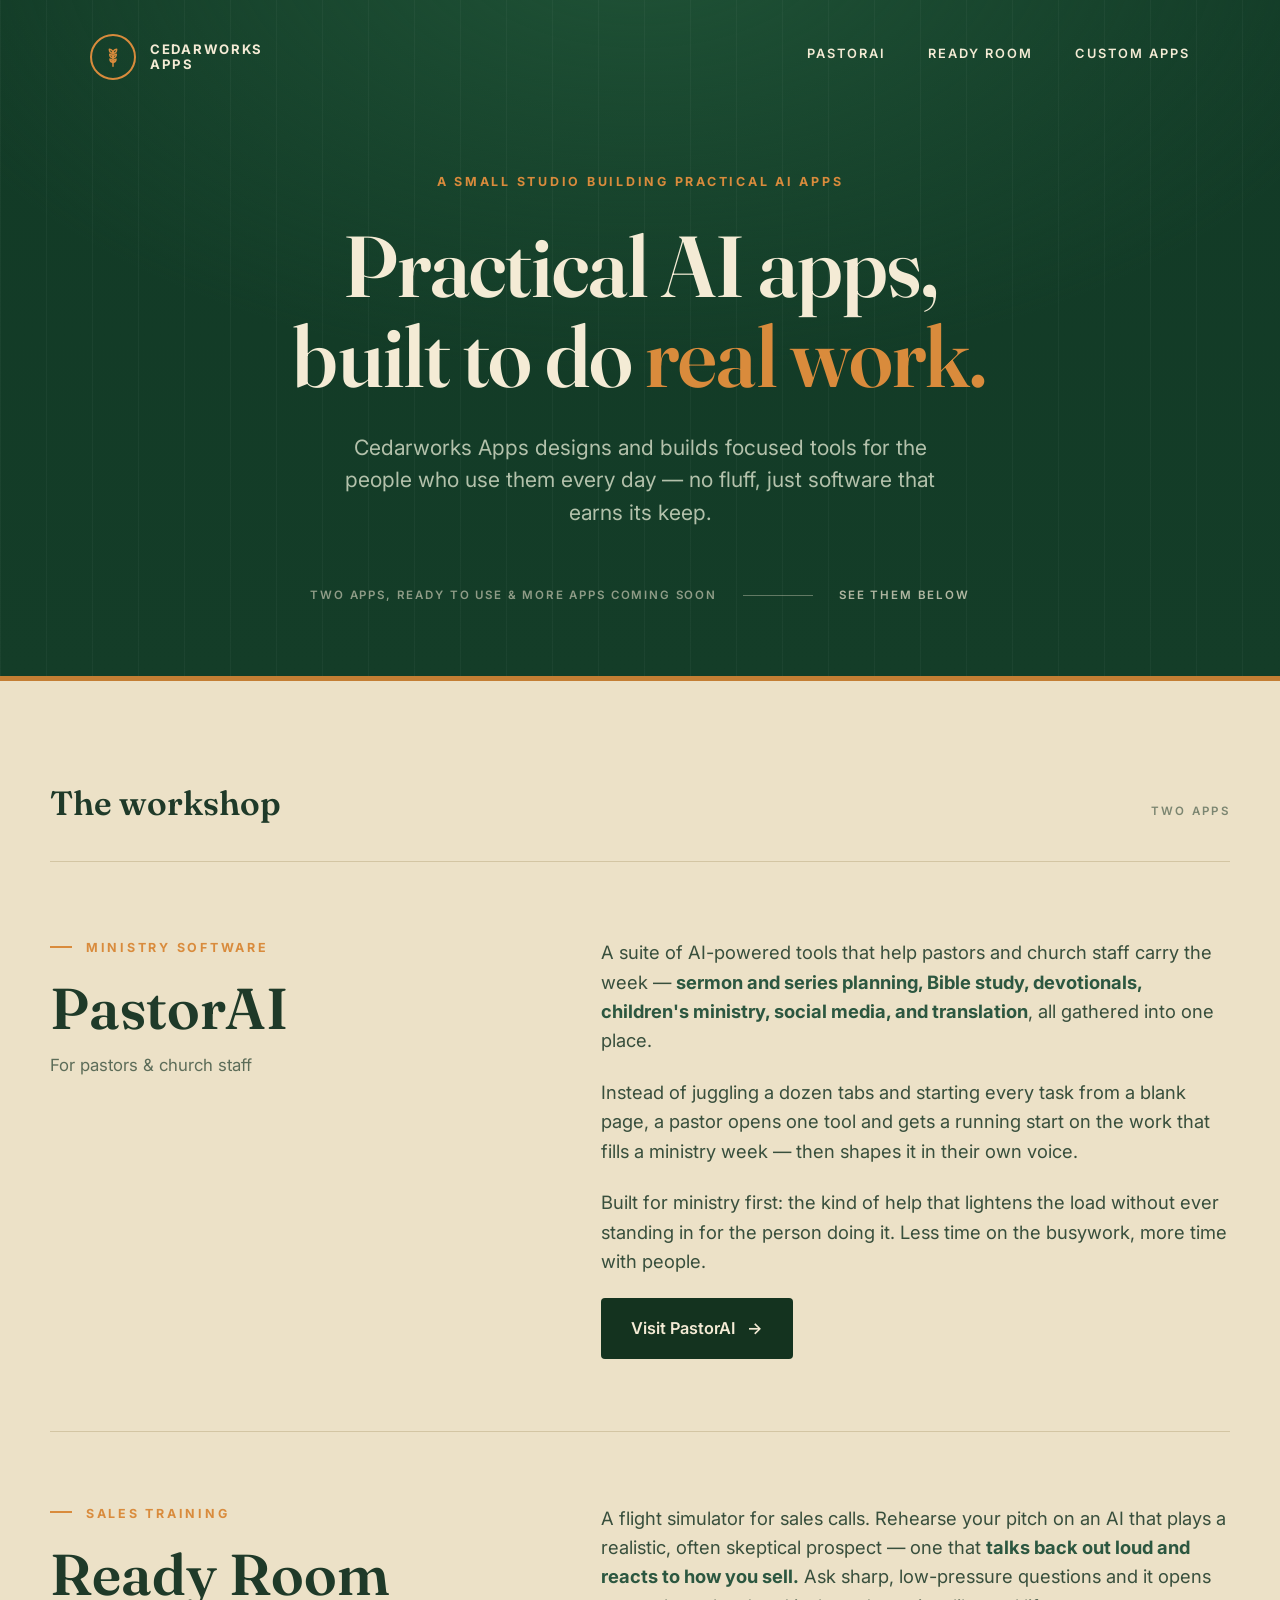
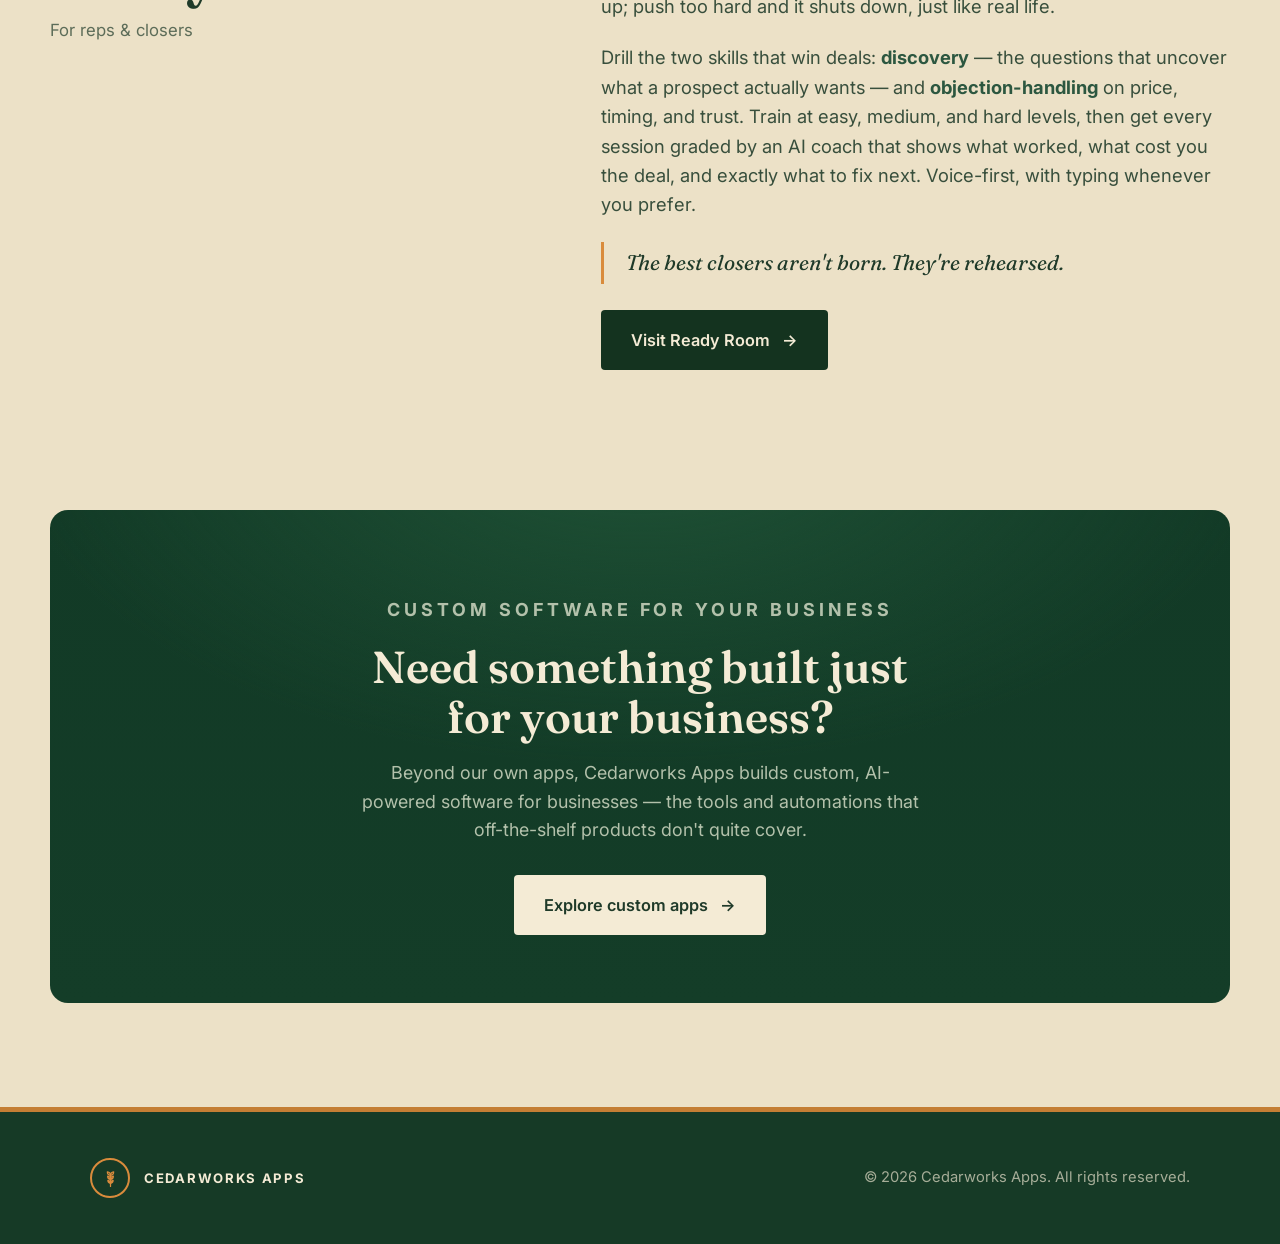
<file: index.html>
<!DOCTYPE html>
<html lang="en">
<head>
  <meta charset="UTF-8" />
  <meta name="viewport" content="width=device-width, initial-scale=1.0" />
  <title>Cedarworks Apps — Practical AI apps, built to do real work</title>
  <meta name="description" content="Cedarworks Apps is a small studio building practical AI apps — focused tools for the people who use them every day. Makers of PastorAI and Ready Room." />

  <meta property="og:title" content="Cedarworks Apps" />
  <meta property="og:description" content="Practical AI apps, built to do real work." />
  <meta property="og:type" content="website" />

  <link rel="icon" href="data:image/svg+xml,<svg xmlns='http://www.w3.org/2000/svg' viewBox='0 0 100 100'><text y='.9em' font-size='90'>🌾</text></svg>" />

  <link rel="preconnect" href="https://fonts.googleapis.com" />
  <link rel="preconnect" href="https://fonts.gstatic.com" crossorigin />
  <link href="https://fonts.googleapis.com/css2?family=Fraunces:opsz,wght@9..144,400;9..144,500;9..144,600;9..144,700&family=Inter:wght@400;500;600;700&display=swap" rel="stylesheet" />

  <link rel="stylesheet" href="styles.css" />
</head>
<body>
  <!-- Header + Hero (dark) -->
  <div class="dark">
    <div class="container">
      <div class="site-nav">
        <a class="logo" href="#top" id="top">
          <span class="mark" aria-hidden="true">
            <svg viewBox="0 0 24 24" fill="none" stroke="#d98b3c" stroke-width="1.6" stroke-linecap="round" stroke-linejoin="round">
              <path d="M12 22V8" />
              <path d="M12 8c0-2.5 1.6-4.2 4-4.5C16 6 14.4 7.8 12 8Z" />
              <path d="M12 8c0-2.5-1.6-4.2-4-4.5C8 6 9.6 7.8 12 8Z" />
              <path d="M12 13c0-2.2 1.5-3.7 3.6-4C15.6 11.3 14.1 12.8 12 13Z" />
              <path d="M12 13c0-2.2-1.5-3.7-3.6-4C8.4 11.3 9.9 12.8 12 13Z" />
              <path d="M12 18c0-2 1.4-3.4 3.3-3.7C15.3 16.4 13.9 17.8 12 18Z" />
              <path d="M12 18c0-2-1.4-3.4-3.3-3.7C8.7 16.4 10.1 17.8 12 18Z" />
            </svg>
          </span>
          <span class="word">Cedarworks<br>Apps</span>
        </a>
        <nav class="nav-links">
          <a href="#pastorai">PastorAI</a>
          <a href="#readyroom">Ready Room</a>
          <a href="custom-apps.html">Custom Apps</a>
        </nav>
      </div>

      <section class="hero">
        <p class="eyebrow">A small studio building practical AI apps</p>
        <h1>Practical AI apps,<br>built to do <span class="accent">real work.</span></h1>
        <p class="hero-sub">
          Cedarworks Apps designs and builds focused tools for the people who
          use them every day — no fluff, just software that earns its keep.
        </p>
        <div class="hero-meta">
          <span>Two apps, ready to use &amp; more apps coming soon</span>
          <span class="rule" aria-hidden="true"></span>
          <a href="#workshop">See them below</a>
        </div>
      </section>
    </div>
  </div>

  <!-- Workshop (light) -->
  <main class="workshop container" id="workshop">
    <div class="section-head">
      <h2>The workshop</h2>
      <span class="count">Two apps</span>
    </div>

    <!-- PastorAI -->
    <section class="app" id="pastorai">
      <div class="app-id">
        <p class="eyebrow dash">Ministry software</p>
        <h3>PastorAI</h3>
        <p class="who">For pastors &amp; church staff</p>
      </div>
      <div class="app-copy">
        <p>
          A suite of AI-powered tools that help pastors and church staff carry
          the week — <strong>sermon and series planning, Bible study,
          devotionals, children's ministry, social media, and translation</strong>,
          all gathered into one place.
        </p>
        <p>
          Instead of juggling a dozen tabs and starting every task from a blank
          page, a pastor opens one tool and gets a running start on the work
          that fills a ministry week — then shapes it in their own voice.
        </p>
        <p>
          Built for ministry first: the kind of help that lightens the load
          without ever standing in for the person doing it. Less time on the
          busywork, more time with people.
        </p>
        <a class="btn" href="https://pastorai.io" target="_blank" rel="noopener">
          Visit PastorAI <span class="arrow" aria-hidden="true">→</span>
        </a>
      </div>
    </section>

    <!-- Ready Room -->
    <section class="app" id="readyroom">
      <div class="app-id">
        <p class="eyebrow dash">Sales training</p>
        <h3>Ready Room</h3>
        <p class="who">For reps &amp; closers</p>
      </div>
      <div class="app-copy">
        <p>
          A flight simulator for sales calls. Rehearse your pitch on an AI that
          plays a realistic, often skeptical prospect — one that <strong>talks
          back out loud and reacts to how you sell.</strong> Ask sharp,
          low-pressure questions and it opens up; push too hard and it shuts
          down, just like real life.
        </p>
        <p>
          Drill the two skills that win deals: <strong>discovery</strong> — the
          questions that uncover what a prospect actually wants — and
          <strong>objection-handling</strong> on price, timing, and trust.
          Train at easy, medium, and hard levels, then get every session graded
          by an AI coach that shows what worked, what cost you the deal, and
          exactly what to fix next. Voice-first, with typing whenever you prefer.
        </p>
        <blockquote class="quote">The best closers aren't born. They're rehearsed.</blockquote>
        <a class="btn" href="https://tryreadyroom.com" target="_blank" rel="noopener">
          Visit Ready Room <span class="arrow" aria-hidden="true">→</span>
        </a>
      </div>
    </section>
  </main>

  <!-- Custom apps CTA -->
  <section class="home-cta container">
    <div class="cta-card">
      <p class="eyebrow">Custom software for your business</p>
      <h2>Need something built just for your business?</h2>
      <p>
        Beyond our own apps, Cedarworks Apps builds custom, AI-powered software
        for businesses — the tools and automations that off-the-shelf products
        don't quite cover.
      </p>
      <a class="btn btn-light" href="custom-apps.html">
        Explore custom apps <span class="arrow" aria-hidden="true">→</span>
      </a>
    </div>
  </section>

  <!-- Footer -->
  <footer>
    <div class="container footer-row">
      <span class="logo">
        <span class="mark" aria-hidden="true">
          <svg viewBox="0 0 24 24" fill="none" stroke="#d98b3c" stroke-width="1.6" stroke-linecap="round" stroke-linejoin="round">
            <path d="M12 22V8" />
            <path d="M12 8c0-2.5 1.6-4.2 4-4.5C16 6 14.4 7.8 12 8Z" />
            <path d="M12 8c0-2.5-1.6-4.2-4-4.5C8 6 9.6 7.8 12 8Z" />
            <path d="M12 13c0-2.2 1.5-3.7 3.6-4C15.6 11.3 14.1 12.8 12 13Z" />
            <path d="M12 13c0-2.2-1.5-3.7-3.6-4C8.4 11.3 9.9 12.8 12 13Z" />
            <path d="M12 18c0-2 1.4-3.4 3.3-3.7C15.3 16.4 13.9 17.8 12 18Z" />
            <path d="M12 18c0-2-1.4-3.4-3.3-3.7C8.7 16.4 10.1 17.8 12 18Z" />
          </svg>
        </span>
        <span class="word">Cedarworks Apps</span>
      </span>
      <span class="copyright">&copy; <span id="year"></span> Cedarworks Apps. All rights reserved.</span>
    </div>
  </footer>

  <script>
    document.getElementById("year").textContent = new Date().getFullYear();
  </script>
</body>
</html>
</file>
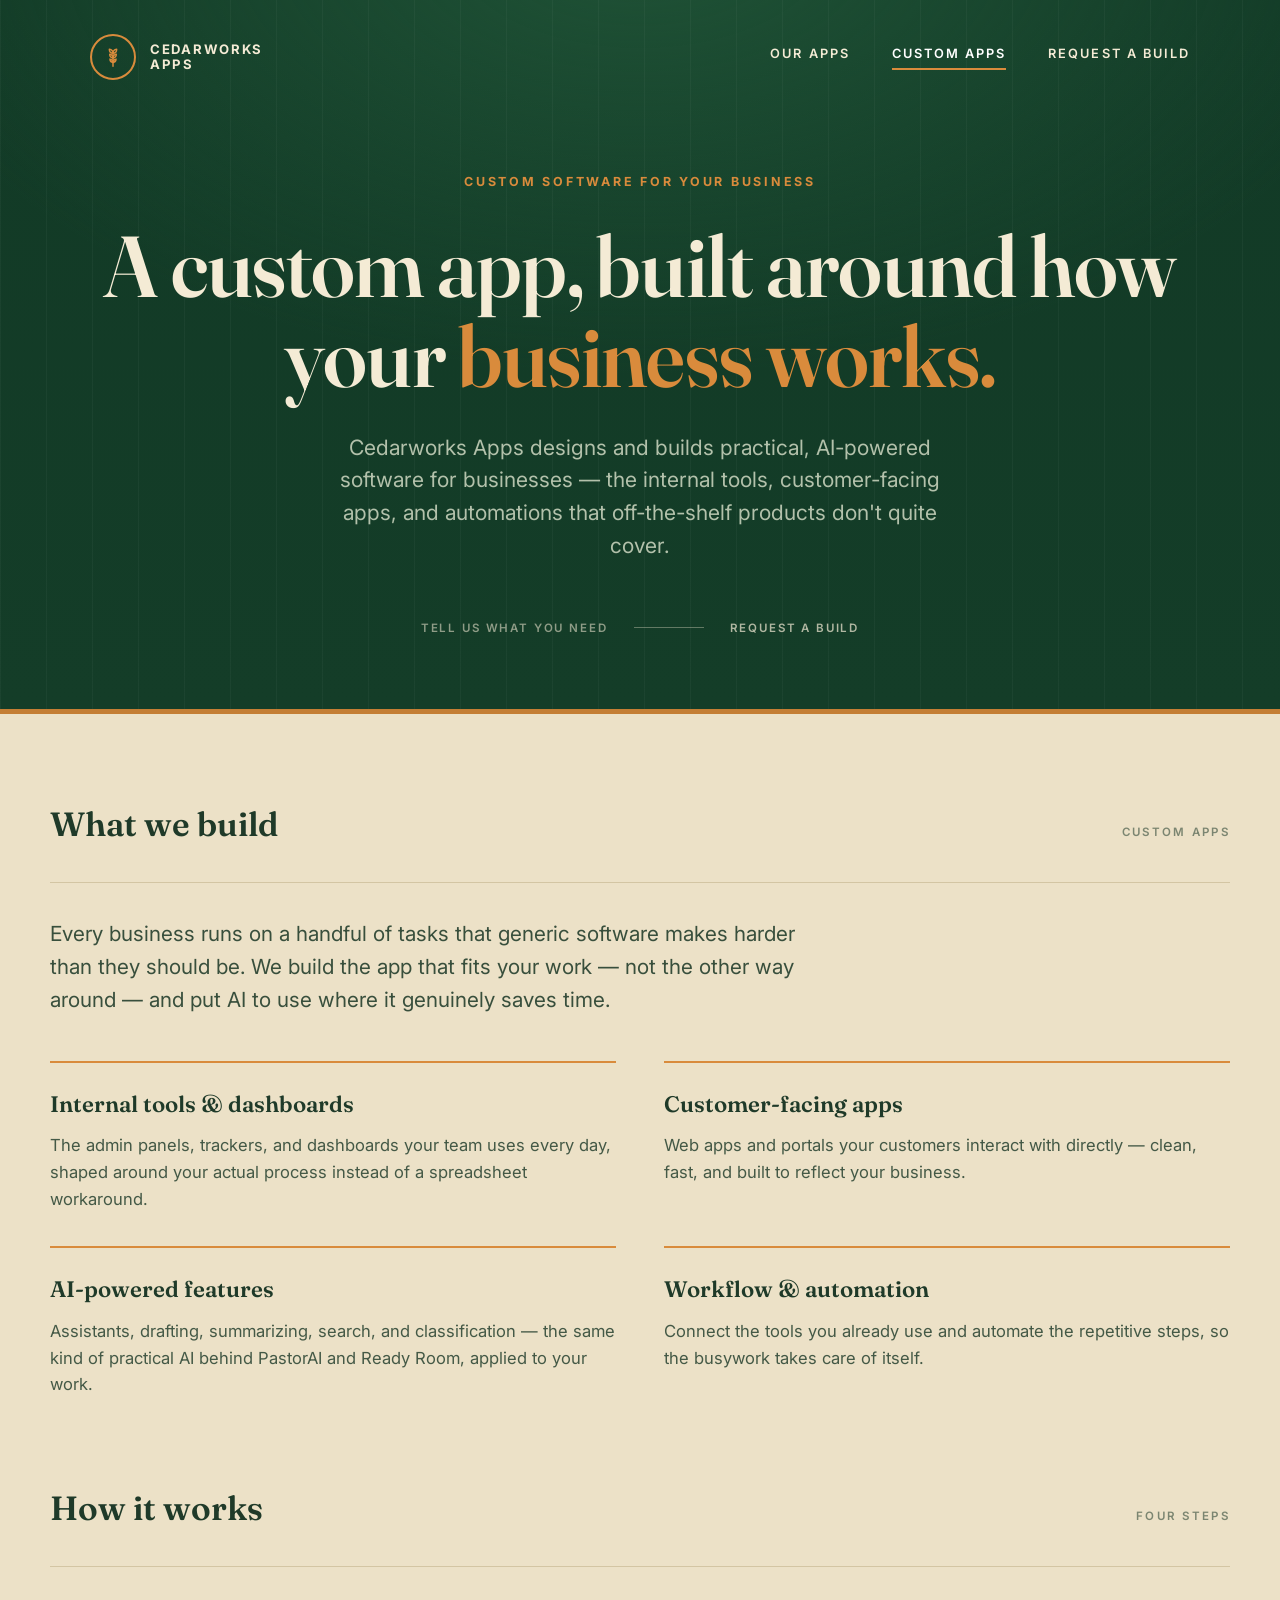
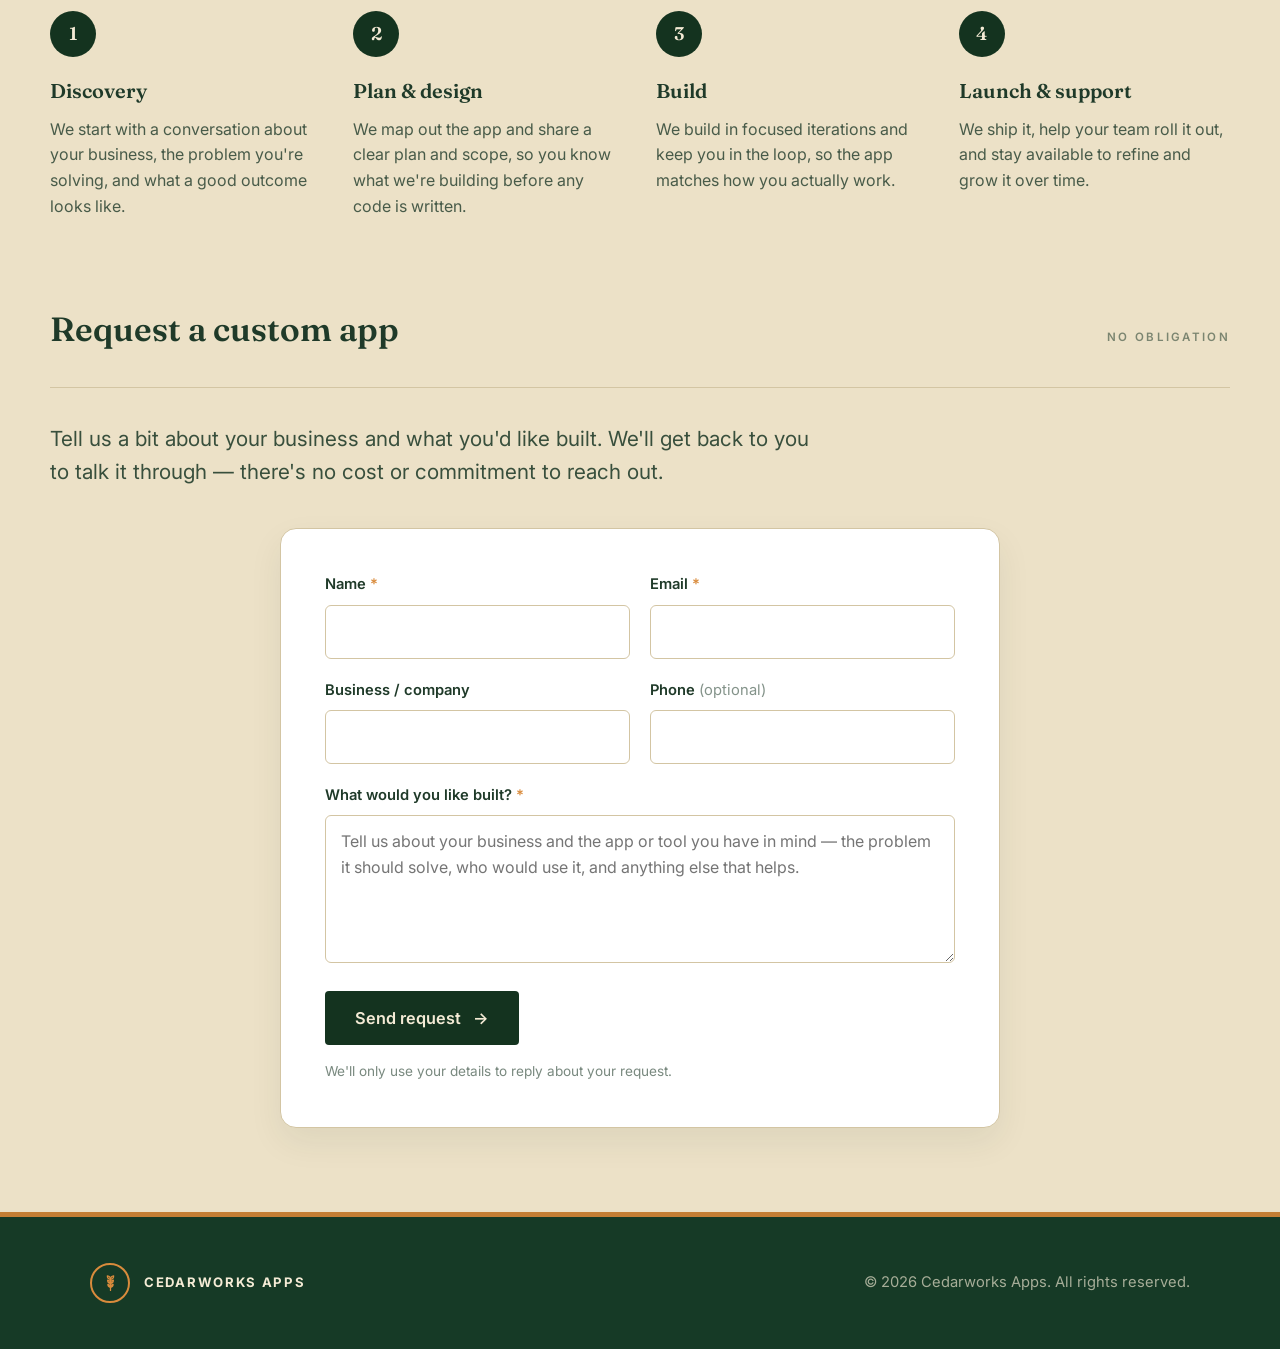
<file: custom-apps.html>
<!DOCTYPE html>
<html lang="en">
<head>
  <meta charset="UTF-8" />
  <meta name="viewport" content="width=device-width, initial-scale=1.0" />
  <title>Custom Apps — Cedarworks Apps</title>
  <meta name="description" content="Cedarworks Apps builds custom, AI-powered software for businesses — internal tools, customer-facing apps, and automations built around how your business actually works. Request a build." />

  <meta property="og:title" content="Custom Apps — Cedarworks Apps" />
  <meta property="og:description" content="Custom, AI-powered software built around how your business actually works." />
  <meta property="og:type" content="website" />

  <link rel="icon" href="data:image/svg+xml,<svg xmlns='http://www.w3.org/2000/svg' viewBox='0 0 100 100'><text y='.9em' font-size='90'>🌾</text></svg>" />

  <link rel="preconnect" href="https://fonts.googleapis.com" />
  <link rel="preconnect" href="https://fonts.gstatic.com" crossorigin />
  <link href="https://fonts.googleapis.com/css2?family=Fraunces:opsz,wght@9..144,400;9..144,500;9..144,600;9..144,700&family=Inter:wght@400;500;600;700&display=swap" rel="stylesheet" />

  <link rel="stylesheet" href="styles.css" />
</head>
<body>
  <!-- Header + Hero (dark) -->
  <div class="dark">
    <div class="container">
      <div class="site-nav">
        <a class="logo" href="index.html" id="top">
          <span class="mark" aria-hidden="true">
            <svg viewBox="0 0 24 24" fill="none" stroke="#d98b3c" stroke-width="1.6" stroke-linecap="round" stroke-linejoin="round">
              <path d="M12 22V8" />
              <path d="M12 8c0-2.5 1.6-4.2 4-4.5C16 6 14.4 7.8 12 8Z" />
              <path d="M12 8c0-2.5-1.6-4.2-4-4.5C8 6 9.6 7.8 12 8Z" />
              <path d="M12 13c0-2.2 1.5-3.7 3.6-4C15.6 11.3 14.1 12.8 12 13Z" />
              <path d="M12 13c0-2.2-1.5-3.7-3.6-4C8.4 11.3 9.9 12.8 12 13Z" />
              <path d="M12 18c0-2 1.4-3.4 3.3-3.7C15.3 16.4 13.9 17.8 12 18Z" />
              <path d="M12 18c0-2-1.4-3.4-3.3-3.7C8.7 16.4 10.1 17.8 12 18Z" />
            </svg>
          </span>
          <span class="word">Cedarworks<br>Apps</span>
        </a>
        <nav class="nav-links">
          <a href="index.html#workshop">Our Apps</a>
          <a href="custom-apps.html" class="active">Custom Apps</a>
          <a href="#request">Request a Build</a>
        </nav>
      </div>

      <section class="hero">
        <p class="eyebrow">Custom software for your business</p>
        <h1>A custom app, built around how your <span class="accent">business works.</span></h1>
        <p class="hero-sub">
          Cedarworks Apps designs and builds practical, AI-powered software for
          businesses — the internal tools, customer-facing apps, and automations
          that off-the-shelf products don't quite cover.
        </p>
        <div class="hero-meta">
          <span>Tell us what you need</span>
          <span class="rule" aria-hidden="true"></span>
          <a href="#request">Request a build</a>
        </div>
      </section>
    </div>
  </div>

  <main>
    <!-- What we build -->
    <section class="section container">
      <div class="section-head">
        <h2>What we build</h2>
        <span class="count">Custom apps</span>
      </div>
      <p class="lead">
        Every business runs on a handful of tasks that generic software makes
        harder than they should be. We build the app that fits your work — not
        the other way around — and put AI to use where it genuinely saves time.
      </p>

      <div class="cap-grid">
        <div class="cap">
          <h3>Internal tools &amp; dashboards</h3>
          <p>
            The admin panels, trackers, and dashboards your team uses every day,
            shaped around your actual process instead of a spreadsheet workaround.
          </p>
        </div>
        <div class="cap">
          <h3>Customer-facing apps</h3>
          <p>
            Web apps and portals your customers interact with directly — clean,
            fast, and built to reflect your business.
          </p>
        </div>
        <div class="cap">
          <h3>AI-powered features</h3>
          <p>
            Assistants, drafting, summarizing, search, and classification — the
            same kind of practical AI behind PastorAI and Ready Room, applied to
            your work.
          </p>
        </div>
        <div class="cap">
          <h3>Workflow &amp; automation</h3>
          <p>
            Connect the tools you already use and automate the repetitive steps,
            so the busywork takes care of itself.
          </p>
        </div>
      </div>
    </section>

    <!-- How it works -->
    <section class="section container" id="process">
      <div class="section-head">
        <h2>How it works</h2>
        <span class="count">Four steps</span>
      </div>

      <div class="steps">
        <div class="step">
          <div class="num" aria-hidden="true">1</div>
          <h4>Discovery</h4>
          <p>
            We start with a conversation about your business, the problem you're
            solving, and what a good outcome looks like.
          </p>
        </div>
        <div class="step">
          <div class="num" aria-hidden="true">2</div>
          <h4>Plan &amp; design</h4>
          <p>
            We map out the app and share a clear plan and scope, so you know
            what we're building before any code is written.
          </p>
        </div>
        <div class="step">
          <div class="num" aria-hidden="true">3</div>
          <h4>Build</h4>
          <p>
            We build in focused iterations and keep you in the loop, so the app
            matches how you actually work.
          </p>
        </div>
        <div class="step">
          <div class="num" aria-hidden="true">4</div>
          <h4>Launch &amp; support</h4>
          <p>
            We ship it, help your team roll it out, and stay available to refine
            and grow it over time.
          </p>
        </div>
      </div>
    </section>

    <!-- Request form -->
    <section class="section container" id="request">
      <div class="section-head">
        <h2>Request a custom app</h2>
        <span class="count">No obligation</span>
      </div>
      <p class="lead">
        Tell us a bit about your business and what you'd like built. We'll get
        back to you to talk it through — there's no cost or commitment to reach out.
      </p>

      <div class="form-card">
        <!-- FORM DELIVERY: Formspree (form mgogynpn) → cedarworksapps@gmail.com -->
        <form action="https://formspree.io/f/mgogynpn" method="POST">
          <!-- Email subject + redirect to thank-you page -->
          <input type="hidden" name="_subject" value="New custom app request — Cedarworks Apps" />
          <input type="hidden" name="_next" value="https://cedarworksapps.com/thank-you.html" />
          <!-- Honeypot: hidden field to trap bots -->
          <input type="text" name="_gotcha" class="hp" tabindex="-1" autocomplete="off" aria-hidden="true" />

          <div class="form-row">
            <div class="field">
              <label for="name">Name <span class="req">*</span></label>
              <input type="text" id="name" name="name" required autocomplete="name" />
            </div>
            <div class="field">
              <label for="email">Email <span class="req">*</span></label>
              <input type="email" id="email" name="email" required autocomplete="email" />
            </div>
          </div>

          <div class="form-row">
            <div class="field">
              <label for="company">Business / company</label>
              <input type="text" id="company" name="company" autocomplete="organization" />
            </div>
            <div class="field">
              <label for="phone">Phone <span style="font-weight:400;color:rgba(31,58,41,.55)">(optional)</span></label>
              <input type="tel" id="phone" name="phone" autocomplete="tel" />
            </div>
          </div>

          <div class="field">
            <label for="message">What would you like built? <span class="req">*</span></label>
            <textarea id="message" name="message" required placeholder="Tell us about your business and the app or tool you have in mind — the problem it should solve, who would use it, and anything else that helps."></textarea>
          </div>

          <div class="form-actions">
            <button type="submit" class="btn">
              Send request <span class="arrow" aria-hidden="true">→</span>
            </button>
            <p class="form-note">We'll only use your details to reply about your request.</p>
          </div>
        </form>
      </div>
    </section>
  </main>

  <!-- Footer -->
  <footer>
    <div class="container footer-row">
      <span class="logo">
        <span class="mark" aria-hidden="true">
          <svg viewBox="0 0 24 24" fill="none" stroke="#d98b3c" stroke-width="1.6" stroke-linecap="round" stroke-linejoin="round">
            <path d="M12 22V8" />
            <path d="M12 8c0-2.5 1.6-4.2 4-4.5C16 6 14.4 7.8 12 8Z" />
            <path d="M12 8c0-2.5-1.6-4.2-4-4.5C8 6 9.6 7.8 12 8Z" />
            <path d="M12 13c0-2.2 1.5-3.7 3.6-4C15.6 11.3 14.1 12.8 12 13Z" />
            <path d="M12 13c0-2.2-1.5-3.7-3.6-4C8.4 11.3 9.9 12.8 12 13Z" />
            <path d="M12 18c0-2 1.4-3.4 3.3-3.7C15.3 16.4 13.9 17.8 12 18Z" />
            <path d="M12 18c0-2-1.4-3.4-3.3-3.7C8.7 16.4 10.1 17.8 12 18Z" />
          </svg>
        </span>
        <span class="word">Cedarworks Apps</span>
      </span>
      <span class="copyright">&copy; <span id="year"></span> Cedarworks Apps. All rights reserved.</span>
    </div>
  </footer>

  <script>
    document.getElementById("year").textContent = new Date().getFullYear();
  </script>
</body>
</html>
</file>
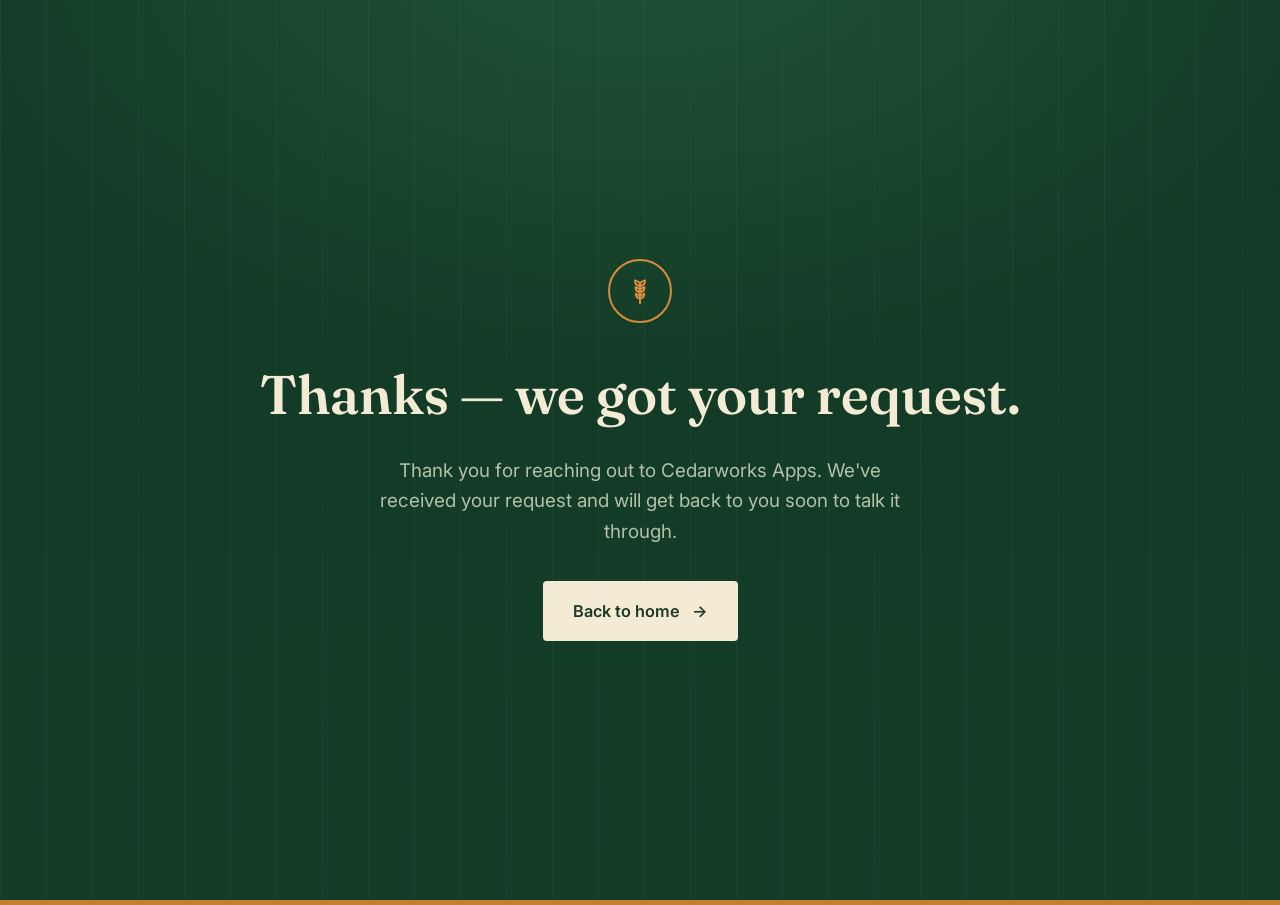
<file: thank-you.html>
<!DOCTYPE html>
<html lang="en">
<head>
  <meta charset="UTF-8" />
  <meta name="viewport" content="width=device-width, initial-scale=1.0" />
  <title>Thank you — Cedarworks Apps</title>
  <meta name="robots" content="noindex" />

  <link rel="icon" href="data:image/svg+xml,<svg xmlns='http://www.w3.org/2000/svg' viewBox='0 0 100 100'><text y='.9em' font-size='90'>🌾</text></svg>" />

  <link rel="preconnect" href="https://fonts.googleapis.com" />
  <link rel="preconnect" href="https://fonts.gstatic.com" crossorigin />
  <link href="https://fonts.googleapis.com/css2?family=Fraunces:opsz,wght@9..144,400;9..144,500;9..144,600;9..144,700&family=Inter:wght@400;500;600;700&display=swap" rel="stylesheet" />

  <link rel="stylesheet" href="styles.css" />
</head>
<body>
  <div class="dark">
    <div class="container thanks">
      <span class="mark" aria-hidden="true">
        <svg viewBox="0 0 24 24" fill="none" stroke="#d98b3c" stroke-width="1.6" stroke-linecap="round" stroke-linejoin="round">
          <path d="M12 22V8" />
          <path d="M12 8c0-2.5 1.6-4.2 4-4.5C16 6 14.4 7.8 12 8Z" />
          <path d="M12 8c0-2.5-1.6-4.2-4-4.5C8 6 9.6 7.8 12 8Z" />
          <path d="M12 13c0-2.2 1.5-3.7 3.6-4C15.6 11.3 14.1 12.8 12 13Z" />
          <path d="M12 13c0-2.2-1.5-3.7-3.6-4C8.4 11.3 9.9 12.8 12 13Z" />
          <path d="M12 18c0-2 1.4-3.4 3.3-3.7C15.3 16.4 13.9 17.8 12 18Z" />
          <path d="M12 18c0-2-1.4-3.4-3.3-3.7C8.7 16.4 10.1 17.8 12 18Z" />
        </svg>
      </span>
      <h1>Thanks — we got your request.</h1>
      <p>
        Thank you for reaching out to Cedarworks Apps. We've received your
        request and will get back to you soon to talk it through.
      </p>
      <a class="btn btn-light" href="index.html">
        Back to home <span class="arrow" aria-hidden="true">→</span>
      </a>
    </div>
  </div>
</body>
</html>
</file>
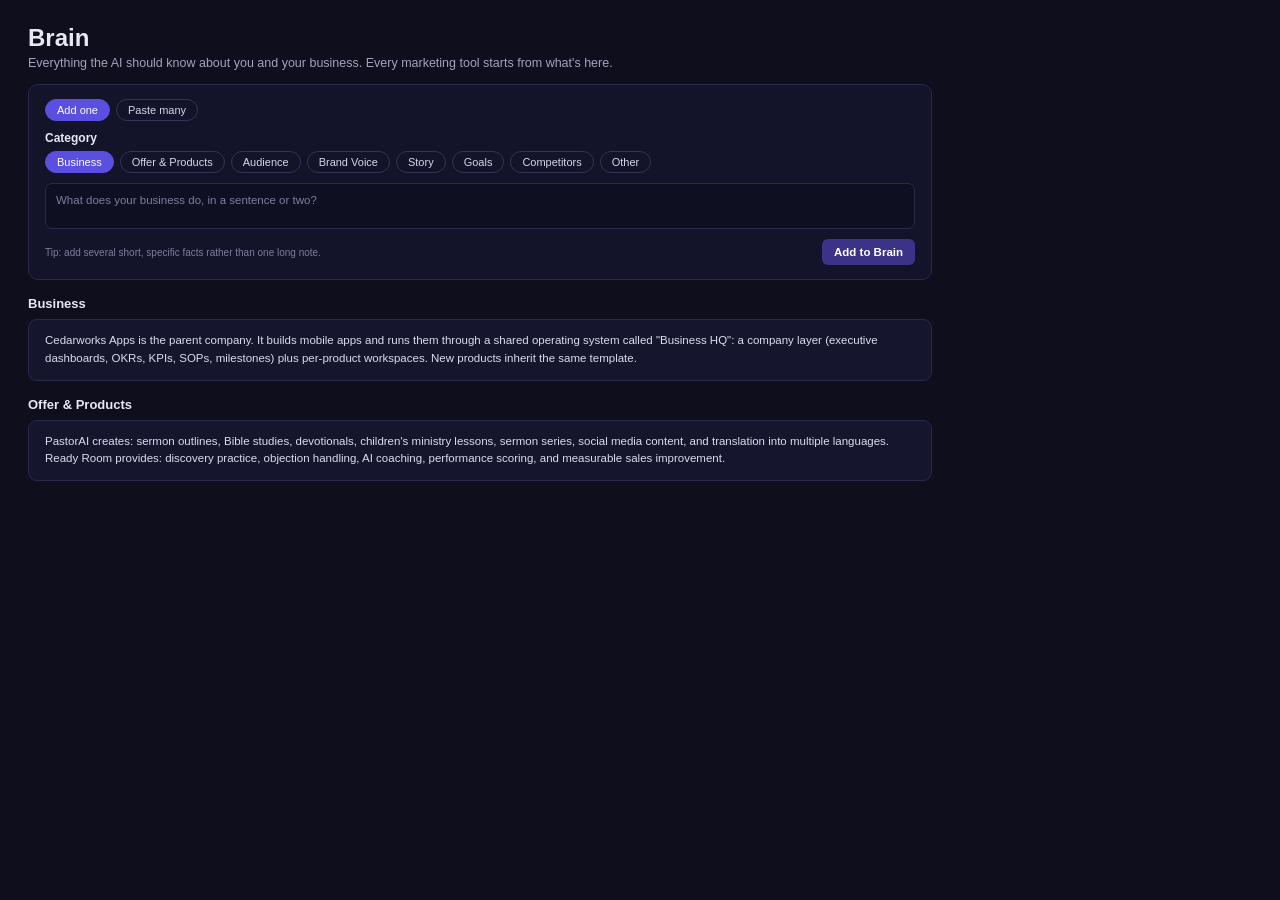
<file: pitch-deck/appforge-brain.html>
<!doctype html><html><head><meta charset="utf-8"><style>
*{box-sizing:border-box;margin:0;padding:0}
body{width:960px;height:600px;background:#0e0e1c;font-family:"Carlito",Arial,sans-serif;color:#e8e8f2;padding:24px 28px}
h1{font-size:24px}.sub{font-size:12.5px;color:#a3a3bf;margin-top:4px}
.f{margin-top:14px;background:#13132a;border:1px solid #2a2a4d;border-radius:10px;padding:14px 16px}
.row{display:flex;gap:6px;flex-wrap:wrap;margin:6px 0 10px}.ch{font-size:11px;border:1px solid #33335a;border-radius:20px;padding:4px 11px;color:#d6d6ea}.ch.on{background:#5b4fe0;border-color:#5b4fe0;color:#fff}
.lab{font-size:12px;font-weight:bold}
.in{border:1px solid #2a2a4d;background:#0f0f22;border-radius:7px;height:46px;padding:10px;font-size:11.5px;color:#7e7e9e}
.add{display:flex;justify-content:space-between;align-items:center;margin-top:10px;font-size:10px;color:#7e7e9e}.add b{background:#3b3388;color:#fff;font-size:11.5px;padding:7px 12px;border-radius:6px}
h3{font-size:13px;margin:16px 0 8px}
.e{background:#15152e;border:1px solid #2a2a4d;border-radius:9px;padding:12px 16px;font-size:11.5px;line-height:1.55;margin-bottom:10px;color:#dcdcee}
</style></head><body>
<h1>Brain</h1><div class="sub">Everything the AI should know about you and your business. Every marketing tool starts from what's here.</div>
<div class="f"><div class="row" style="margin-top:0"><span class="ch on">Add one</span><span class="ch">Paste many</span></div>
<div class="lab">Category</div><div class="row"><span class="ch on">Business</span><span class="ch">Offer &amp; Products</span><span class="ch">Audience</span><span class="ch">Brand Voice</span><span class="ch">Story</span><span class="ch">Goals</span><span class="ch">Competitors</span><span class="ch">Other</span></div>
<div class="in">What does your business do, in a sentence or two?</div>
<div class="add"><span>Tip: add several short, specific facts rather than one long note.</span><b>Add to Brain</b></div></div>
<h3>Business</h3>
<div class="e">Cedarworks Apps is the parent company. It builds mobile apps and runs them through a shared operating system called "Business HQ": a company layer (executive dashboards, OKRs, KPIs, SOPs, milestones) plus per-product workspaces. New products inherit the same template.</div>
<h3>Offer &amp; Products</h3>
<div class="e">PastorAI creates: sermon outlines, Bible studies, devotionals, children's ministry lessons, sermon series, social media content, and translation into multiple languages.<br>Ready Room provides: discovery practice, objection handling, AI coaching, performance scoring, and measurable sales improvement.</div>
</body></html>
</file>
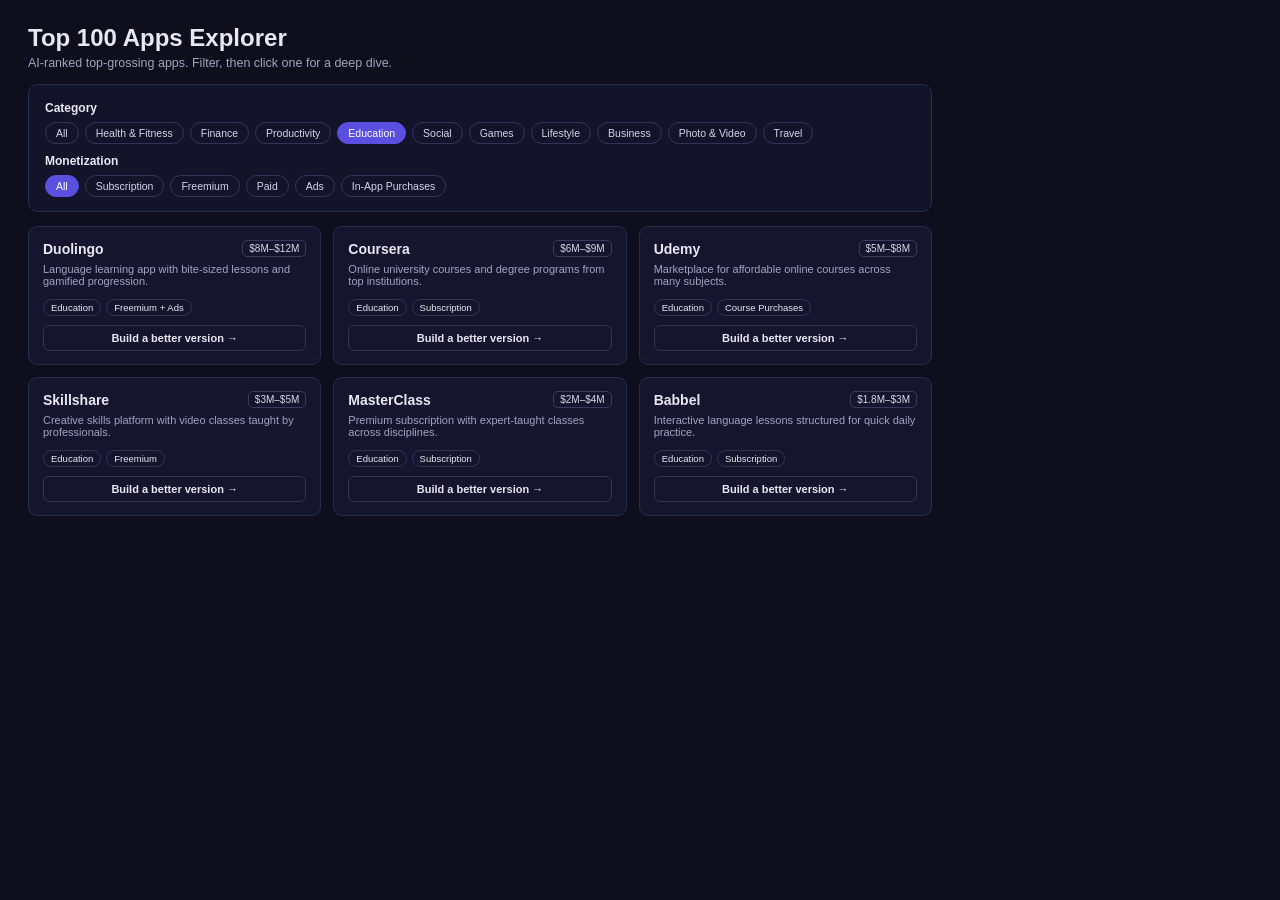
<file: pitch-deck/appforge-top100.html>
<!doctype html><html><head><meta charset="utf-8"><style>
*{box-sizing:border-box;margin:0;padding:0}
body{width:960px;height:600px;background:#0e0e1c;font-family:"Carlito",Arial,sans-serif;color:#e8e8f2;padding:24px 28px}
h1{font-size:24px}.sub{font-size:12.5px;color:#a3a3bf;margin-top:4px}
.f{margin-top:14px;background:#13132a;border:1px solid #2a2a4d;border-radius:10px;padding:14px 16px}
.lab{font-size:12px;font-weight:bold;margin:2px 0 7px}.row{display:flex;gap:6px;flex-wrap:wrap;margin-bottom:10px}
.ch{font-size:10.5px;border:1px solid #33335a;border-radius:20px;padding:4px 10px;color:#d6d6ea}.ch.on{background:#5b4fe0;border-color:#5b4fe0;color:#fff}
.grid{display:grid;grid-template-columns:repeat(3,1fr);gap:12px;margin-top:14px}
.c{background:#15152e;border:1px solid #2a2a4d;border-radius:9px;padding:13px 14px}
.c .t{display:flex;justify-content:space-between;align-items:center}.c h4{font-size:14px}
.rev{font-size:10px;border:1px solid #3a3a60;border-radius:5px;padding:2px 6px;color:#d6d6ea}
.c p{font-size:11px;color:#a3a3bf;margin-top:6px;height:30px}
.tags{display:flex;gap:5px;margin-top:6px}.tags span{font-size:9.5px;border:1px solid #33335a;border-radius:12px;padding:2px 7px}
.btn{margin-top:9px;border:1px solid #33335a;border-radius:6px;text-align:center;font-size:11px;font-weight:bold;padding:6px}
</style></head><body>
<h1>Top 100 Apps Explorer</h1><div class="sub">AI-ranked top-grossing apps. Filter, then click one for a deep dive.</div>
<div class="f"><div class="lab">Category</div><div class="row">
<span class="ch">All</span><span class="ch">Health &amp; Fitness</span><span class="ch">Finance</span><span class="ch">Productivity</span><span class="ch on">Education</span><span class="ch">Social</span><span class="ch">Games</span><span class="ch">Lifestyle</span><span class="ch">Business</span><span class="ch">Photo &amp; Video</span><span class="ch">Travel</span></div>
<div class="lab">Monetization</div><div class="row" style="margin-bottom:0"><span class="ch on">All</span><span class="ch">Subscription</span><span class="ch">Freemium</span><span class="ch">Paid</span><span class="ch">Ads</span><span class="ch">In-App Purchases</span></div></div>
<div class="grid">
<div class="c"><div class="t"><h4>Duolingo</h4><span class="rev">$8M–$12M</span></div><p>Language learning app with bite-sized lessons and gamified progression.</p><div class="tags"><span>Education</span><span>Freemium + Ads</span></div><div class="btn">Build a better version →</div></div>
<div class="c"><div class="t"><h4>Coursera</h4><span class="rev">$6M–$9M</span></div><p>Online university courses and degree programs from top institutions.</p><div class="tags"><span>Education</span><span>Subscription</span></div><div class="btn">Build a better version →</div></div>
<div class="c"><div class="t"><h4>Udemy</h4><span class="rev">$5M–$8M</span></div><p>Marketplace for affordable online courses across many subjects.</p><div class="tags"><span>Education</span><span>Course Purchases</span></div><div class="btn">Build a better version →</div></div>
<div class="c"><div class="t"><h4>Skillshare</h4><span class="rev">$3M–$5M</span></div><p>Creative skills platform with video classes taught by professionals.</p><div class="tags"><span>Education</span><span>Freemium</span></div><div class="btn">Build a better version →</div></div>
<div class="c"><div class="t"><h4>MasterClass</h4><span class="rev">$2M–$4M</span></div><p>Premium subscription with expert-taught classes across disciplines.</p><div class="tags"><span>Education</span><span>Subscription</span></div><div class="btn">Build a better version →</div></div>
<div class="c"><div class="t"><h4>Babbel</h4><span class="rev">$1.8M–$3M</span></div><p>Interactive language lessons structured for quick daily practice.</p><div class="tags"><span>Education</span><span>Subscription</span></div><div class="btn">Build a better version →</div></div>
</div></body></html>
</file>
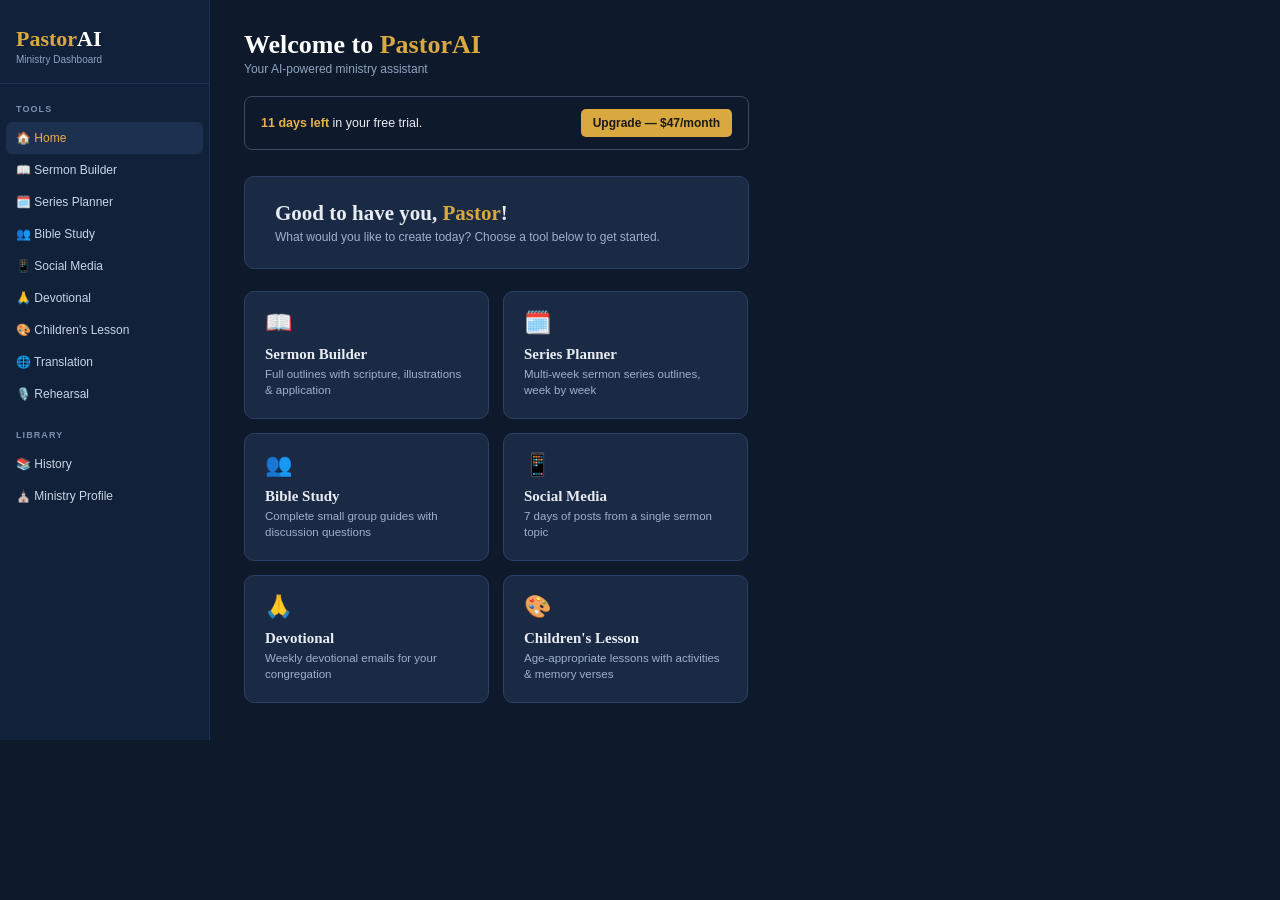
<file: pitch-deck/pastorai-dashboard.html>
<!doctype html><html><head><meta charset="utf-8"><style>
*{box-sizing:border-box;margin:0;padding:0}
body{width:790px;height:740px;background:#0e1a2b;font-family:"Carlito",Arial,sans-serif;color:#e8ecf3;display:flex}
.side{width:210px;background:#12213a;border-right:1px solid #1f3150;padding:26px 0;display:flex;flex-direction:column}
.brand{padding:0 16px 18px;border-bottom:1px solid #1f3150}
.brand h1{font-family:"Caladea",Georgia,serif;font-size:22px;color:#d9a93f}
.brand h1 span{color:#fff}
.brand p{font-size:10px;color:#8fa3c2;margin-top:2px}
.sec{font-size:9px;letter-spacing:.12em;color:#7d90ad;padding:20px 16px 8px;font-weight:bold}
.item{font-size:12px;color:#c9d4e6;padding:9px 16px;display:flex;gap:10px;align-items:center}
.item.on{background:#1e3050;color:#e6b04a;margin:0 6px;border-radius:6px;padding:9px 10px}
.main{flex:1;padding:30px 34px}
.main h2{font-family:"Caladea",Georgia,serif;font-size:26px;color:#fff}.main h2 span{color:#d9a93f}
.sub{font-size:12px;color:#8fa3c2;margin-top:2px}
.trial{margin-top:20px;width:505px;border:1px solid #3a4a62;border-radius:8px;padding:12px 16px;display:flex;justify-content:space-between;align-items:center;font-size:12.5px}
.trial b{color:#e6b04a}.btn{background:#d9a93f;color:#1a1a1a;font-weight:bold;font-size:12px;padding:7px 12px;border-radius:5px}
.hello{margin-top:26px;width:505px;background:#1a2a44;border:1px solid #2c4063;border-radius:10px;padding:24px 30px}
.hello h3{font-family:"Caladea",Georgia,serif;font-size:21px}.hello h3 span{color:#d9a93f}
.hello p{font-size:12px;color:#9fb0c9;margin-top:4px}
.grid{margin-top:22px;display:grid;grid-template-columns:245px 245px;gap:14px}
.card{background:#1a2a44;border:1px solid #2c4063;border-radius:10px;padding:18px 20px;height:128px}
.card .ic{font-size:22px}.card h4{font-family:"Caladea",Georgia,serif;font-size:15px;margin-top:10px}
.card p{font-size:11.5px;color:#9fb0c9;margin-top:4px;line-height:1.35}
</style></head><body>
<div class="side"><div class="brand"><h1>Pastor<span>AI</span></h1><p>Ministry Dashboard</p></div>
<div class="sec">TOOLS</div>
<div class="item on">🏠 Home</div><div class="item">📖 Sermon Builder</div><div class="item">🗓️ Series Planner</div><div class="item">👥 Bible Study</div><div class="item">📱 Social Media</div><div class="item">🙏 Devotional</div><div class="item">🎨 Children's Lesson</div><div class="item">🌐 Translation</div><div class="item">🎙️ Rehearsal</div>
<div class="sec">LIBRARY</div><div class="item">📚 History</div><div class="item">⛪ Ministry Profile</div></div>
<div class="main"><h2>Welcome to <span>PastorAI</span></h2><div class="sub">Your AI-powered ministry assistant</div>
<div class="trial"><div><b>11 days left</b> in your free trial.</div><div class="btn">Upgrade — $47/month</div></div>
<div class="hello"><h3>Good to have you, <span>Pastor</span>!</h3><p>What would you like to create today? Choose a tool below to get started.</p></div>
<div class="grid">
<div class="card"><div class="ic">📖</div><h4>Sermon Builder</h4><p>Full outlines with scripture, illustrations &amp; application</p></div>
<div class="card"><div class="ic">🗓️</div><h4>Series Planner</h4><p>Multi-week sermon series outlines, week by week</p></div>
<div class="card"><div class="ic">👥</div><h4>Bible Study</h4><p>Complete small group guides with discussion questions</p></div>
<div class="card"><div class="ic">📱</div><h4>Social Media</h4><p>7 days of posts from a single sermon topic</p></div>
<div class="card"><div class="ic">🙏</div><h4>Devotional</h4><p>Weekly devotional emails for your congregation</p></div>
<div class="card"><div class="ic">🎨</div><h4>Children's Lesson</h4><p>Age-appropriate lessons with activities &amp; memory verses</p></div>
</div></div></body></html>
</file>
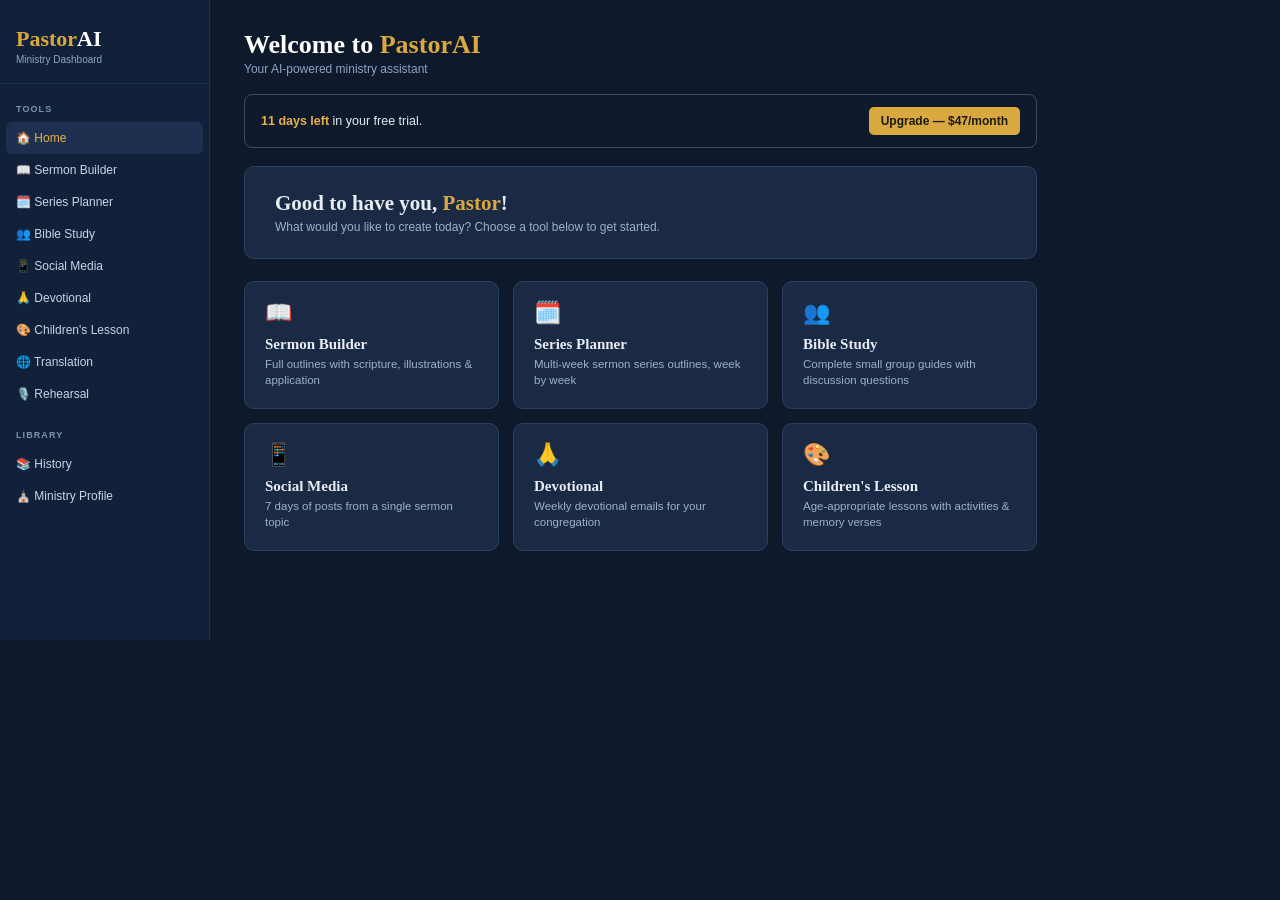
<file: pitch-deck/pastorai-wide.html>
<!doctype html><html><head><meta charset="utf-8"><style>
*{box-sizing:border-box;margin:0;padding:0}
body{width:1100px;height:640px;background:#0e1a2b;font-family:"Carlito",Arial,sans-serif;color:#e8ecf3;display:flex}
.side{width:210px;background:#12213a;border-right:1px solid #1f3150;padding:26px 0;display:flex;flex-direction:column}
.brand{padding:0 16px 18px;border-bottom:1px solid #1f3150}
.brand h1{font-family:"Caladea",Georgia,serif;font-size:22px;color:#d9a93f}
.brand h1 span{color:#fff}
.brand p{font-size:10px;color:#8fa3c2;margin-top:2px}
.sec{font-size:9px;letter-spacing:.12em;color:#7d90ad;padding:20px 16px 8px;font-weight:bold}
.item{font-size:12px;color:#c9d4e6;padding:9px 16px;display:flex;gap:10px;align-items:center}
.item.on{background:#1e3050;color:#e6b04a;margin:0 6px;border-radius:6px;padding:9px 10px}
.main{flex:1;padding:30px 34px}
.main h2{font-family:"Caladea",Georgia,serif;font-size:26px;color:#fff}.main h2 span{color:#d9a93f}
.sub{font-size:12px;color:#8fa3c2;margin-top:2px}
.trial{margin-top:18px;width:793px;border:1px solid #3a4a62;border-radius:8px;padding:12px 16px;display:flex;justify-content:space-between;align-items:center;font-size:12.5px}
.trial b{color:#e6b04a}.btn{background:#d9a93f;color:#1a1a1a;font-weight:bold;font-size:12px;padding:7px 12px;border-radius:5px}
.hello{margin-top:18px;width:793px;background:#1a2a44;border:1px solid #2c4063;border-radius:10px;padding:24px 30px}
.hello h3{font-family:"Caladea",Georgia,serif;font-size:21px}.hello h3 span{color:#d9a93f}
.hello p{font-size:12px;color:#9fb0c9;margin-top:4px}
.grid{margin-top:22px;display:grid;grid-template-columns:255px 255px 255px;gap:14px}
.card{background:#1a2a44;border:1px solid #2c4063;border-radius:10px;padding:18px 20px;height:128px}
.card .ic{font-size:22px}.card h4{font-family:"Caladea",Georgia,serif;font-size:15px;margin-top:10px}
.card p{font-size:11.5px;color:#9fb0c9;margin-top:4px;line-height:1.35}
</style></head><body>
<div class="side"><div class="brand"><h1>Pastor<span>AI</span></h1><p>Ministry Dashboard</p></div>
<div class="sec">TOOLS</div>
<div class="item on">🏠 Home</div><div class="item">📖 Sermon Builder</div><div class="item">🗓️ Series Planner</div><div class="item">👥 Bible Study</div><div class="item">📱 Social Media</div><div class="item">🙏 Devotional</div><div class="item">🎨 Children's Lesson</div><div class="item">🌐 Translation</div><div class="item">🎙️ Rehearsal</div>
<div class="sec">LIBRARY</div><div class="item">📚 History</div><div class="item">⛪ Ministry Profile</div></div>
<div class="main"><h2>Welcome to <span>PastorAI</span></h2><div class="sub">Your AI-powered ministry assistant</div>
<div class="trial"><div><b>11 days left</b> in your free trial.</div><div class="btn">Upgrade — $47/month</div></div>
<div class="hello"><h3>Good to have you, <span>Pastor</span>!</h3><p>What would you like to create today? Choose a tool below to get started.</p></div>
<div class="grid">
<div class="card"><div class="ic">📖</div><h4>Sermon Builder</h4><p>Full outlines with scripture, illustrations &amp; application</p></div>
<div class="card"><div class="ic">🗓️</div><h4>Series Planner</h4><p>Multi-week sermon series outlines, week by week</p></div>
<div class="card"><div class="ic">👥</div><h4>Bible Study</h4><p>Complete small group guides with discussion questions</p></div>
<div class="card"><div class="ic">📱</div><h4>Social Media</h4><p>7 days of posts from a single sermon topic</p></div>
<div class="card"><div class="ic">🙏</div><h4>Devotional</h4><p>Weekly devotional emails for your congregation</p></div>
<div class="card"><div class="ic">🎨</div><h4>Children's Lesson</h4><p>Age-appropriate lessons with activities &amp; memory verses</p></div>
</div></div></body></html>
</file>
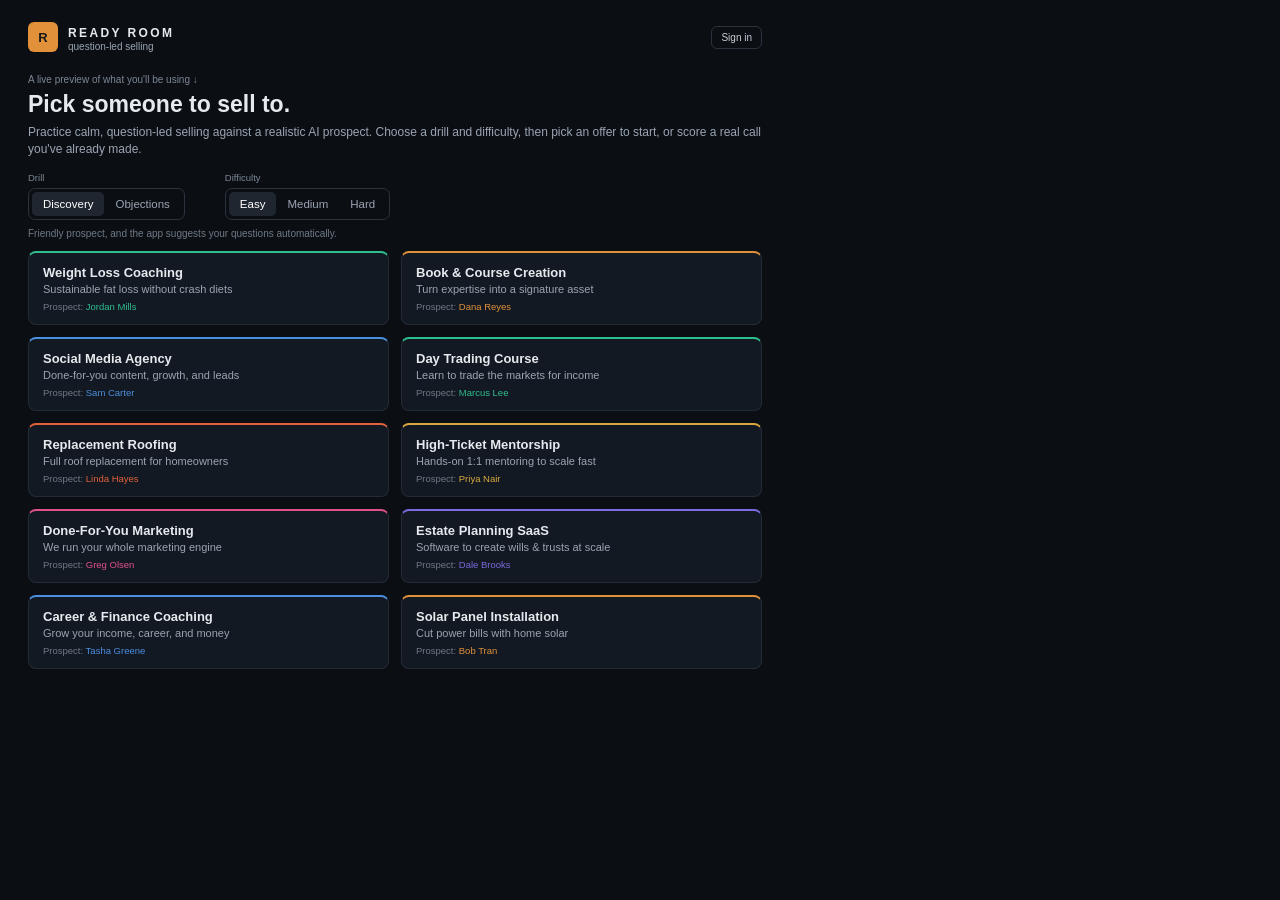
<file: pitch-deck/readyroom-app.html>
<!doctype html><html><head><meta charset="utf-8"><style>
*{box-sizing:border-box;margin:0;padding:0}
body{width:790px;height:740px;background:#0b0f14;font-family:"Carlito",Arial,sans-serif;color:#e6e9ee;padding:22px 28px}
.top{display:flex;justify-content:space-between;align-items:center}
.logo{display:flex;gap:10px;align-items:center}.logo .r{width:30px;height:30px;border-radius:6px;background:#e0913a;color:#1a1a1a;font-weight:bold;display:grid;place-items:center;font-size:13px}
.logo b{font-size:12px;letter-spacing:.2em}.logo small{display:block;font-size:10px;color:#9aa4b2}
.sign{border:1px solid #2b333f;border-radius:6px;font-size:10px;padding:5px 9px;color:#c7ced8}
.pre{font-size:10px;color:#7c8694;margin-top:22px}
h1{font-size:23px;margin-top:6px}
.lead{font-size:12px;color:#9aa4b2;margin-top:6px;line-height:1.4}
.ctl{display:flex;gap:40px;margin-top:14px}.lab{font-size:9.5px;color:#7c8694;margin-bottom:5px}
.seg{display:inline-flex;border:1px solid #2b333f;border-radius:7px;padding:3px}.seg span{font-size:11.5px;padding:6px 11px;color:#9aa4b2;border-radius:5px}.seg .on{background:#1f2630;color:#fff}
.hint{font-size:10px;color:#6f7986;margin-top:8px}
.grid{display:grid;grid-template-columns:1fr 1fr;gap:12px;margin-top:12px}
.c{background:#131922;border:1px solid #232b36;border-top:2px solid var(--t);border-radius:8px;padding:12px 14px}
.c h4{font-size:13px}.c p{font-size:11px;color:#9aa4b2;margin-top:3px}.c i{font-style:normal;font-size:9.5px;color:#6f7986;display:block;margin-top:6px}.c i b{color:var(--t);font-weight:normal}
</style></head><body>
<div class="top"><div class="logo"><div class="r">R</div><div><b>READY ROOM</b><small>question-led selling</small></div></div><div class="sign">Sign in</div></div>
<div class="pre">A live preview of what you'll be using ↓</div>
<h1>Pick someone to sell to.</h1>
<div class="lead">Practice calm, question-led selling against a realistic AI prospect. Choose a drill and difficulty, then pick an offer to start, or score a real call you've already made.</div>
<div class="ctl"><div><div class="lab">Drill</div><div class="seg"><span class="on">Discovery</span><span>Objections</span></div></div>
<div><div class="lab">Difficulty</div><div class="seg"><span class="on">Easy</span><span>Medium</span><span>Hard</span></div></div></div>
<div class="hint">Friendly prospect, and the app suggests your questions automatically.</div>
<div class="grid">
<div class="c" style="--t:#2fbf8f"><h4>Weight Loss Coaching</h4><p>Sustainable fat loss without crash diets</p><i>Prospect: <b>Jordan Mills</b></i></div>
<div class="c" style="--t:#e0913a"><h4>Book &amp; Course Creation</h4><p>Turn expertise into a signature asset</p><i>Prospect: <b>Dana Reyes</b></i></div>
<div class="c" style="--t:#4b8fe0"><h4>Social Media Agency</h4><p>Done-for-you content, growth, and leads</p><i>Prospect: <b>Sam Carter</b></i></div>
<div class="c" style="--t:#2fbf8f"><h4>Day Trading Course</h4><p>Learn to trade the markets for income</p><i>Prospect: <b>Marcus Lee</b></i></div>
<div class="c" style="--t:#e0613a"><h4>Replacement Roofing</h4><p>Full roof replacement for homeowners</p><i>Prospect: <b>Linda Hayes</b></i></div>
<div class="c" style="--t:#d9a93f"><h4>High-Ticket Mentorship</h4><p>Hands-on 1:1 mentoring to scale fast</p><i>Prospect: <b>Priya Nair</b></i></div>
<div class="c" style="--t:#e0508a"><h4>Done-For-You Marketing</h4><p>We run your whole marketing engine</p><i>Prospect: <b>Greg Olsen</b></i></div>
<div class="c" style="--t:#7a6be0"><h4>Estate Planning SaaS</h4><p>Software to create wills &amp; trusts at scale</p><i>Prospect: <b>Dale Brooks</b></i></div>
<div class="c" style="--t:#4b8fe0"><h4>Career &amp; Finance Coaching</h4><p>Grow your income, career, and money</p><i>Prospect: <b>Tasha Greene</b></i></div>
<div class="c" style="--t:#e0913a"><h4>Solar Panel Installation</h4><p>Cut power bills with home solar</p><i>Prospect: <b>Bob Tran</b></i></div>
</div></body></html>
</file>
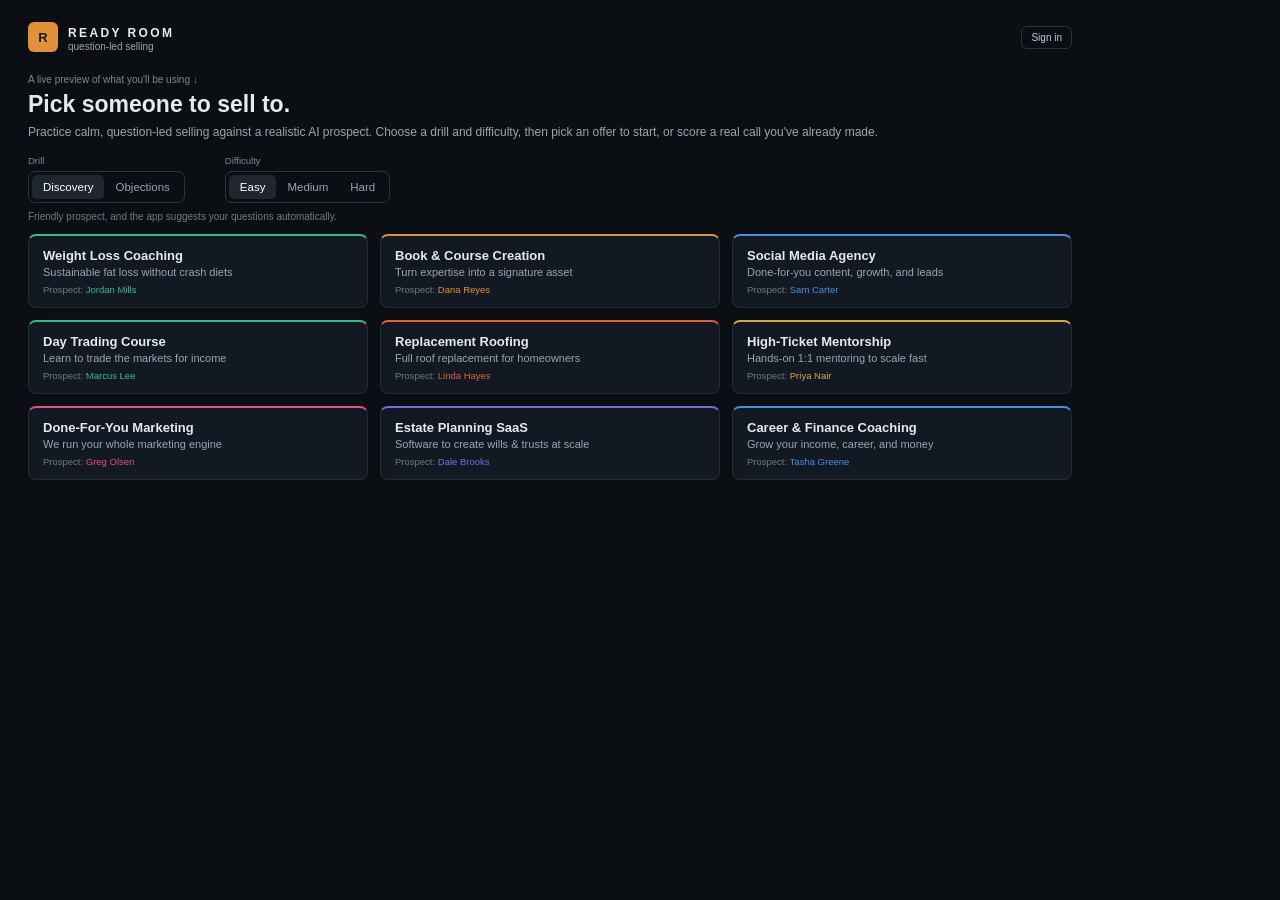
<file: pitch-deck/readyroom-wide.html>
<!doctype html><html><head><meta charset="utf-8"><style>
*{box-sizing:border-box;margin:0;padding:0}
body{width:1100px;height:640px;background:#0b0f14;font-family:"Carlito",Arial,sans-serif;color:#e6e9ee;padding:22px 28px}
.top{display:flex;justify-content:space-between;align-items:center}
.logo{display:flex;gap:10px;align-items:center}.logo .r{width:30px;height:30px;border-radius:6px;background:#e0913a;color:#1a1a1a;font-weight:bold;display:grid;place-items:center;font-size:13px}
.logo b{font-size:12px;letter-spacing:.2em}.logo small{display:block;font-size:10px;color:#9aa4b2}
.sign{border:1px solid #2b333f;border-radius:6px;font-size:10px;padding:5px 9px;color:#c7ced8}
.pre{font-size:10px;color:#7c8694;margin-top:22px}
h1{font-size:23px;margin-top:6px}
.lead{font-size:12px;color:#9aa4b2;margin-top:6px;line-height:1.4}
.ctl{display:flex;gap:40px;margin-top:14px}.lab{font-size:9.5px;color:#7c8694;margin-bottom:5px}
.seg{display:inline-flex;border:1px solid #2b333f;border-radius:7px;padding:3px}.seg span{font-size:11.5px;padding:6px 11px;color:#9aa4b2;border-radius:5px}.seg .on{background:#1f2630;color:#fff}
.hint{font-size:10px;color:#6f7986;margin-top:8px}
.grid{display:grid;grid-template-columns:1fr 1fr 1fr;gap:12px;margin-top:12px}
.c{background:#131922;border:1px solid #232b36;border-top:2px solid var(--t);border-radius:8px;padding:12px 14px}
.c h4{font-size:13px}.c p{font-size:11px;color:#9aa4b2;margin-top:3px}.c i{font-style:normal;font-size:9.5px;color:#6f7986;display:block;margin-top:6px}.c i b{color:var(--t);font-weight:normal}
</style></head><body>
<div class="top"><div class="logo"><div class="r">R</div><div><b>READY ROOM</b><small>question-led selling</small></div></div><div class="sign">Sign in</div></div>
<div class="pre">A live preview of what you'll be using ↓</div>
<h1>Pick someone to sell to.</h1>
<div class="lead">Practice calm, question-led selling against a realistic AI prospect. Choose a drill and difficulty, then pick an offer to start, or score a real call you've already made.</div>
<div class="ctl"><div><div class="lab">Drill</div><div class="seg"><span class="on">Discovery</span><span>Objections</span></div></div>
<div><div class="lab">Difficulty</div><div class="seg"><span class="on">Easy</span><span>Medium</span><span>Hard</span></div></div></div>
<div class="hint">Friendly prospect, and the app suggests your questions automatically.</div>
<div class="grid">
<div class="c" style="--t:#2fbf8f"><h4>Weight Loss Coaching</h4><p>Sustainable fat loss without crash diets</p><i>Prospect: <b>Jordan Mills</b></i></div>
<div class="c" style="--t:#e0913a"><h4>Book &amp; Course Creation</h4><p>Turn expertise into a signature asset</p><i>Prospect: <b>Dana Reyes</b></i></div>
<div class="c" style="--t:#4b8fe0"><h4>Social Media Agency</h4><p>Done-for-you content, growth, and leads</p><i>Prospect: <b>Sam Carter</b></i></div>
<div class="c" style="--t:#2fbf8f"><h4>Day Trading Course</h4><p>Learn to trade the markets for income</p><i>Prospect: <b>Marcus Lee</b></i></div>
<div class="c" style="--t:#e0613a"><h4>Replacement Roofing</h4><p>Full roof replacement for homeowners</p><i>Prospect: <b>Linda Hayes</b></i></div>
<div class="c" style="--t:#d9a93f"><h4>High-Ticket Mentorship</h4><p>Hands-on 1:1 mentoring to scale fast</p><i>Prospect: <b>Priya Nair</b></i></div>
<div class="c" style="--t:#e0508a"><h4>Done-For-You Marketing</h4><p>We run your whole marketing engine</p><i>Prospect: <b>Greg Olsen</b></i></div>
<div class="c" style="--t:#7a6be0"><h4>Estate Planning SaaS</h4><p>Software to create wills &amp; trusts at scale</p><i>Prospect: <b>Dale Brooks</b></i></div>
<div class="c" style="--t:#4b8fe0"><h4>Career &amp; Finance Coaching</h4><p>Grow your income, career, and money</p><i>Prospect: <b>Tasha Greene</b></i></div>
</div></body></html>
</file>
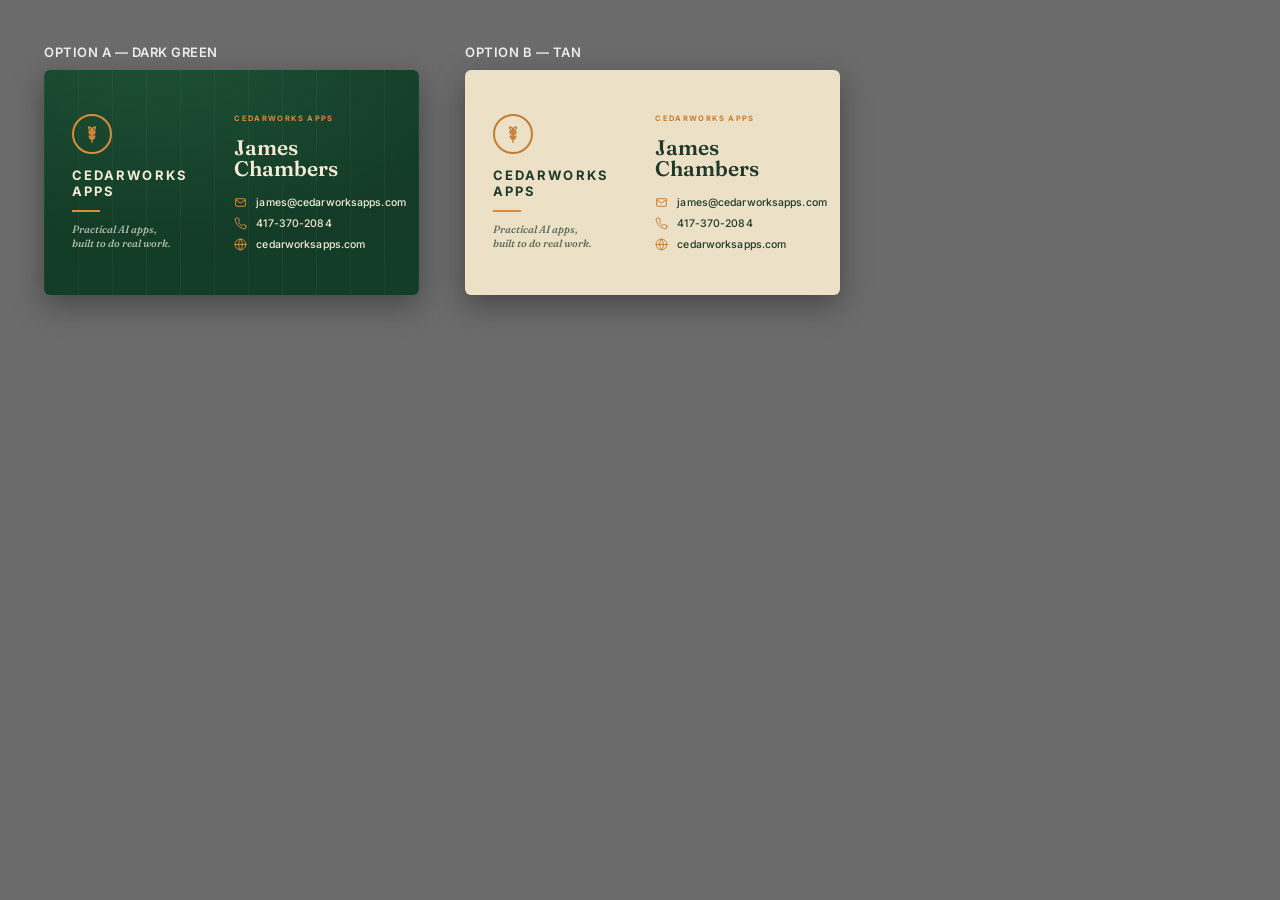
<file: brand/sources/card-1side-both-colors.html>
<!DOCTYPE html>
<html lang="en">
<head>
<meta charset="UTF-8" />
<meta name="viewport" content="width=device-width, initial-scale=1.0" />
<title>Cedarworks Apps — One-Sided Business Card</title>
<link rel="preconnect" href="https://fonts.googleapis.com" />
<link rel="preconnect" href="https://fonts.gstatic.com" crossorigin />
<link href="https://fonts.googleapis.com/css2?family=Fraunces:ital,opsz,wght@0,9..144,400;0,9..144,500;0,9..144,600;0,9..144,700;1,9..144,500&family=Inter:wght@400;500;600;700&display=swap" rel="stylesheet" />
<style>
  :root {
    --green-deep: #143d28;
    --green-hero-a: #1f5236;
    --green-hero-b: #123a26;
    --green-ink: #1f3a29;
    --cream: #f4ebd5;
    --sage: #b3c1ab;
    --orange: #d98b3c;
    --orange-deep: #c47e34;
    --tan: #ece1c7;
    --tan-line: #c9ba95;
    --serif: "Fraunces", Georgia, "Times New Roman", serif;
    --sans: "Inter", -apple-system, BlinkMacSystemFont, "Segoe UI", Roboto, Helvetica, Arial, sans-serif;
  }
  * { box-sizing: border-box; margin: 0; padding: 0; }
  body {
    background: #6b6b6b;
    font-family: var(--sans);
    padding: 44px;
    display: flex;
    flex-wrap: wrap;
    gap: 46px;
    align-items: flex-start;
  }

  /* 3.5x2in trim + 0.125in bleed = 3.75x2.25in. 100px/in → 375x225 */
  .bleed {
    width: 375px; height: 225px;
    position: relative; overflow: hidden;
    border-radius: 6px;
    box-shadow: 0 10px 30px rgba(0,0,0,0.35);
  }
  .safe {
    position: absolute; inset: 0;
    padding: 26px 28px;
    display: flex; align-items: stretch;
  }

  .mark { border-radius: 50%; border: 2px solid var(--orange); display: grid; place-items: center; }
  .mark svg { display:block; }

  .col { display: flex; flex-direction: column; justify-content: center; }
  .brand { flex: 0 0 44%; align-items: flex-start; }
  .contact-col { flex: 1; padding-left: 22px; }
  .divider { width: 1px; align-self: stretch; margin: 6px 0; }

  .wordmark {
    font-family: var(--sans);
    font-weight: 700;
    letter-spacing: 0.16em;
    font-size: 13px;
    text-transform: uppercase;
    line-height: 1.25;
    margin-top: 13px;
  }
  .rule { width: 28px; height: 2px; background: var(--orange); margin: 11px 0; }
  .tagline {
    font-family: var(--serif);
    font-style: italic;
    font-weight: 500;
    font-size: 10.5px;
    line-height: 1.35;
  }

  .name {
    font-family: var(--serif);
    font-weight: 600;
    font-size: 21px;
    line-height: 1;
    margin-bottom: 3px;
  }
  .eyebrow {
    font-family: var(--sans);
    text-transform: uppercase;
    letter-spacing: 0.18em;
    font-weight: 700;
    font-size: 7.5px;
    margin-bottom: 14px;
  }
  .contact { display: flex; flex-direction: column; gap: 8px; }
  .contact .row { display: flex; align-items: center; gap: 9px; font-size: 10.5px; font-weight: 500; letter-spacing: 0.01em; }
  .ico { width: 13px; height: 13px; flex: none; }
  .ico svg { width: 13px; height: 13px; display:block; }

  /* ---- GREEN variant ---- */
  .green {
    color: var(--cream);
    background:
      radial-gradient(520px 300px at 30% -40px, var(--green-hero-a), transparent 70%),
      linear-gradient(180deg, var(--green-hero-b), var(--green-deep));
  }
  .green::before { content:""; position:absolute; inset:0; background-image: repeating-linear-gradient(90deg, rgba(255,255,255,0.04) 0 1px, transparent 1px 34px); }
  .green .safe { z-index: 1; }
  .green .wordmark { color: var(--cream); }
  .green .tagline { color: var(--sage); }
  .green .divider { background: rgba(244,235,213,0.22); }
  .green .name { color: var(--cream); }
  .green .eyebrow { color: var(--orange); }
  .green .contact .row { color: var(--cream); }
  .green .ico { color: var(--orange); }

  /* ---- TAN variant ---- */
  .tan {
    color: var(--green-ink);
    background: var(--tan);
  }
  .tan .mark { border-color: var(--orange-deep); }
  .tan .wordmark { color: var(--green-ink); }
  .tan .tagline { color: rgba(31,58,41,0.72); }
  .tan .divider { background: var(--tan-line); }
  .tan .name { color: var(--green-ink); }
  .tan .eyebrow { color: var(--orange-deep); }
  .tan .contact .row { color: var(--green-ink); }
  .tan .ico { color: var(--orange-deep); }

  .label { color: #eee; font-size: 13px; font-weight: 600; margin-bottom: 10px; letter-spacing: .04em; }
  .stack { display: flex; flex-direction: column; }
</style>
</head>
<body>
  <!-- ================= GREEN ================= -->
  <div class="stack">
    <div class="label">OPTION A — DARK GREEN</div>
    <div class="bleed green" id="green">
      <div class="safe">
        <div class="col brand">
          <span class="mark" style="width:40px;height:40px;" aria-hidden="true">
            <svg viewBox="0 0 24 24" width="20" height="20" fill="none" stroke="#d98b3c" stroke-width="1.6" stroke-linecap="round" stroke-linejoin="round">
              <path d="M12 22V8"/><path d="M12 8c0-2.5 1.6-4.2 4-4.5C16 6 14.4 7.8 12 8Z"/><path d="M12 8c0-2.5-1.6-4.2-4-4.5C8 6 9.6 7.8 12 8Z"/><path d="M12 13c0-2.2 1.5-3.7 3.6-4C15.6 11.3 14.1 12.8 12 13Z"/><path d="M12 13c0-2.2-1.5-3.7-3.6-4C8.4 11.3 9.9 12.8 12 13Z"/><path d="M12 18c0-2 1.4-3.4 3.3-3.7C15.3 16.4 13.9 17.8 12 18Z"/><path d="M12 18c0-2-1.4-3.4-3.3-3.7C8.7 16.4 10.1 17.8 12 18Z"/>
            </svg>
          </span>
          <div class="wordmark">Cedarworks<br>Apps</div>
          <div class="rule"></div>
          <div class="tagline">Practical AI apps,<br>built to do real work.</div>
        </div>
        <div class="divider"></div>
        <div class="col contact-col">
          <div class="eyebrow">Cedarworks Apps</div>
          <div class="name">James Chambers</div>
          <div class="contact" style="margin-top:14px;">
            <div class="row"><span class="ico"><svg viewBox="0 0 24 24" fill="none" stroke="currentColor" stroke-width="1.8" stroke-linecap="round" stroke-linejoin="round"><rect x="3" y="5" width="18" height="14" rx="2"/><path d="m3 7 9 6 9-6"/></svg></span>james@cedarworksapps.com</div>
            <div class="row"><span class="ico"><svg viewBox="0 0 24 24" fill="none" stroke="currentColor" stroke-width="1.8" stroke-linecap="round" stroke-linejoin="round"><path d="M22 16.92v3a2 2 0 0 1-2.18 2 19.79 19.79 0 0 1-8.63-3.07 19.5 19.5 0 0 1-6-6 19.79 19.79 0 0 1-3.07-8.67A2 2 0 0 1 4.11 2h3a2 2 0 0 1 2 1.72c.13.9.36 1.78.68 2.62a2 2 0 0 1-.45 2.11L8.09 9.91a16 16 0 0 0 6 6l1.46-1.25a2 2 0 0 1 2.11-.45c.84.32 1.72.55 2.62.68A2 2 0 0 1 22 16.92Z"/></svg></span>417-370-2084</div>
            <div class="row"><span class="ico"><svg viewBox="0 0 24 24" fill="none" stroke="currentColor" stroke-width="1.8" stroke-linecap="round" stroke-linejoin="round"><circle cx="12" cy="12" r="10"/><path d="M2 12h20"/><path d="M12 2a15.3 15.3 0 0 1 0 20 15.3 15.3 0 0 1 0-20"/></svg></span>cedarworksapps.com</div>
          </div>
        </div>
      </div>
    </div>
  </div>

  <!-- ================= TAN ================= -->
  <div class="stack">
    <div class="label">OPTION B — TAN</div>
    <div class="bleed tan" id="tan">
      <div class="safe">
        <div class="col brand">
          <span class="mark" style="width:40px;height:40px;" aria-hidden="true">
            <svg viewBox="0 0 24 24" width="20" height="20" fill="none" stroke="#c47e34" stroke-width="1.6" stroke-linecap="round" stroke-linejoin="round">
              <path d="M12 22V8"/><path d="M12 8c0-2.5 1.6-4.2 4-4.5C16 6 14.4 7.8 12 8Z"/><path d="M12 8c0-2.5-1.6-4.2-4-4.5C8 6 9.6 7.8 12 8Z"/><path d="M12 13c0-2.2 1.5-3.7 3.6-4C15.6 11.3 14.1 12.8 12 13Z"/><path d="M12 13c0-2.2-1.5-3.7-3.6-4C8.4 11.3 9.9 12.8 12 13Z"/><path d="M12 18c0-2 1.4-3.4 3.3-3.7C15.3 16.4 13.9 17.8 12 18Z"/><path d="M12 18c0-2-1.4-3.4-3.3-3.7C8.7 16.4 10.1 17.8 12 18Z"/>
            </svg>
          </span>
          <div class="wordmark">Cedarworks<br>Apps</div>
          <div class="rule"></div>
          <div class="tagline">Practical AI apps,<br>built to do real work.</div>
        </div>
        <div class="divider"></div>
        <div class="col contact-col">
          <div class="eyebrow">Cedarworks Apps</div>
          <div class="name">James Chambers</div>
          <div class="contact" style="margin-top:14px;">
            <div class="row"><span class="ico"><svg viewBox="0 0 24 24" fill="none" stroke="currentColor" stroke-width="1.8" stroke-linecap="round" stroke-linejoin="round"><rect x="3" y="5" width="18" height="14" rx="2"/><path d="m3 7 9 6 9-6"/></svg></span>james@cedarworksapps.com</div>
            <div class="row"><span class="ico"><svg viewBox="0 0 24 24" fill="none" stroke="currentColor" stroke-width="1.8" stroke-linecap="round" stroke-linejoin="round"><path d="M22 16.92v3a2 2 0 0 1-2.18 2 19.79 19.79 0 0 1-8.63-3.07 19.5 19.5 0 0 1-6-6 19.79 19.79 0 0 1-3.07-8.67A2 2 0 0 1 4.11 2h3a2 2 0 0 1 2 1.72c.13.9.36 1.78.68 2.62a2 2 0 0 1-.45 2.11L8.09 9.91a16 16 0 0 0 6 6l1.46-1.25a2 2 0 0 1 2.11-.45c.84.32 1.72.55 2.62.68A2 2 0 0 1 22 16.92Z"/></svg></span>417-370-2084</div>
            <div class="row"><span class="ico"><svg viewBox="0 0 24 24" fill="none" stroke="currentColor" stroke-width="1.8" stroke-linecap="round" stroke-linejoin="round"><circle cx="12" cy="12" r="10"/><path d="M2 12h20"/><path d="M12 2a15.3 15.3 0 0 1 0 20 15.3 15.3 0 0 1 0-20"/></svg></span>cedarworksapps.com</div>
          </div>
        </div>
      </div>
    </div>
  </div>
</body>
</html>
</file>
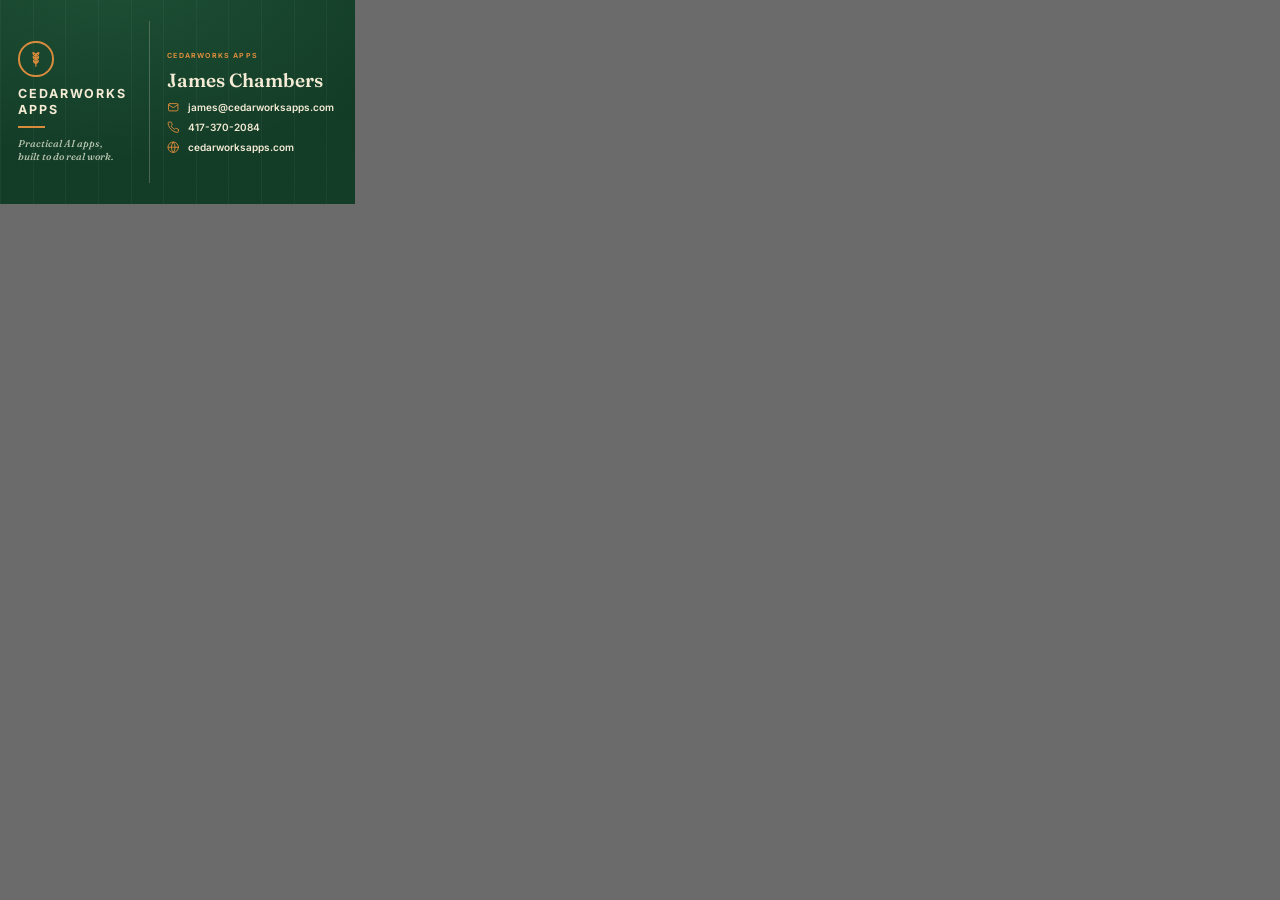
<file: brand/sources/card-green-360print.html>
<!DOCTYPE html>
<html lang="en">
<head>
<meta charset="UTF-8" />
<meta name="viewport" content="width=device-width, initial-scale=1.0" />
<title>Cedarworks Apps — Business Card (360onlineprint spec)</title>
<link rel="preconnect" href="https://fonts.googleapis.com" />
<link rel="preconnect" href="https://fonts.gstatic.com" crossorigin />
<link href="https://fonts.googleapis.com/css2?family=Fraunces:ital,opsz,wght@0,9..144,400;0,9..144,500;0,9..144,600;0,9..144,700;1,9..144,500&family=Inter:wght@400;500;600;700&display=swap" rel="stylesheet" />
<style>
  :root {
    --green-deep: #143d28;
    --green-hero-a: #1f5236;
    --green-hero-b: #123a26;
    --cream: #f4ebd5;
    --sage: #b9c6b1;
    --orange: #d98b3c;
    --serif: "Fraunces", Georgia, "Times New Roman", serif;
    --sans: "Inter", -apple-system, BlinkMacSystemFont, "Segoe UI", Roboto, Helvetica, Arial, sans-serif;
  }
  * { box-sizing: border-box; margin: 0; padding: 0; }
  html, body { background: #6b6b6b; }
  body { font-family: var(--sans); display: flex; }

  /* Full upload canvas for 360onlineprint = 3.7008in x 2.126in (94 x 54 mm),
     background bleeds to the edge; all text kept inside a safe margin. */
  .bleed {
    width: 3.7008in; height: 2.126in;
    position: relative; overflow: hidden;
    color: var(--cream);
    background:
      radial-gradient(5.2in 3.0in at 30% -0.4in, var(--green-hero-a), transparent 70%),
      linear-gradient(180deg, var(--green-hero-b), var(--green-deep));
  }
  .bleed::before { content:""; position:absolute; inset:0; background-image: repeating-linear-gradient(90deg, rgba(255,255,255,0.04) 0 1px, transparent 1px 0.34in); }
  /* generous safe zone keeps everything inside the pink safety line */
  .safe { position: absolute; inset: 0; padding: 0.17in 0.19in; display: flex; align-items: stretch; z-index: 1; }

  .col { display: flex; flex-direction: column; justify-content: center; }
  .brand { flex: 0 0 41%; align-items: flex-start; }
  .contact-col { flex: 1; padding-left: 0.18in; }
  .divider { width: 1px; align-self: stretch; margin: 0.05in 0; background: rgba(244,235,213,0.24); }

  .mark { width: 0.37in; height: 0.37in; border-radius: 50%; border: 2px solid var(--orange); display: grid; place-items: center; }
  .mark svg { width: 0.185in; height: 0.185in; display:block; }

  .wordmark { font-weight: 700; letter-spacing: 0.15em; font-size: 12.5px; text-transform: uppercase; line-height: 1.25; margin-top: 0.10in; color: var(--cream); }
  .rule { width: 0.28in; height: 2px; background: var(--orange); margin: 0.09in 0; }
  .tagline { font-family: var(--serif); font-style: italic; font-weight: 500; font-size: 10px; line-height: 1.32; color: var(--sage); }

  .eyebrow { text-transform: uppercase; letter-spacing: 0.17em; font-weight: 700; font-size: 7px; margin-bottom: 0.11in; color: var(--orange); }
  .name { font-family: var(--serif); font-weight: 600; font-size: 19px; line-height: 1; color: var(--cream); }
  .contact { display: flex; flex-direction: column; gap: 0.075in; margin-top: 0.12in; }
  .contact .row { display: flex; align-items: center; gap: 0.09in; font-size: 10px; font-weight: 600; letter-spacing: 0; color: var(--cream); }
  .ico { width: 0.13in; height: 0.13in; flex: none; color: var(--orange); }
  .ico svg { width: 0.13in; height: 0.13in; display:block; }
</style>
</head>
<body>
  <div class="bleed" id="card">
    <div class="safe">
      <div class="col brand">
        <span class="mark" aria-hidden="true">
          <svg viewBox="0 0 24 24" fill="none" stroke="#d98b3c" stroke-width="1.6" stroke-linecap="round" stroke-linejoin="round">
            <path d="M12 22V8"/><path d="M12 8c0-2.5 1.6-4.2 4-4.5C16 6 14.4 7.8 12 8Z"/><path d="M12 8c0-2.5-1.6-4.2-4-4.5C8 6 9.6 7.8 12 8Z"/><path d="M12 13c0-2.2 1.5-3.7 3.6-4C15.6 11.3 14.1 12.8 12 13Z"/><path d="M12 13c0-2.2-1.5-3.7-3.6-4C8.4 11.3 9.9 12.8 12 13Z"/><path d="M12 18c0-2 1.4-3.4 3.3-3.7C15.3 16.4 13.9 17.8 12 18Z"/><path d="M12 18c0-2-1.4-3.4-3.3-3.7C8.7 16.4 10.1 17.8 12 18Z"/>
          </svg>
        </span>
        <div class="wordmark">Cedarworks<br>Apps</div>
        <div class="rule"></div>
        <div class="tagline">Practical AI apps,<br>built to do real work.</div>
      </div>
      <div class="divider"></div>
      <div class="col contact-col">
        <div class="eyebrow">Cedarworks Apps</div>
        <div class="name">James Chambers</div>
        <div class="contact">
          <div class="row"><span class="ico"><svg viewBox="0 0 24 24" fill="none" stroke="currentColor" stroke-width="1.8" stroke-linecap="round" stroke-linejoin="round"><rect x="3" y="5" width="18" height="14" rx="2"/><path d="m3 7 9 6 9-6"/></svg></span>james@cedarworksapps.com</div>
          <div class="row"><span class="ico"><svg viewBox="0 0 24 24" fill="none" stroke="currentColor" stroke-width="1.8" stroke-linecap="round" stroke-linejoin="round"><path d="M22 16.92v3a2 2 0 0 1-2.18 2 19.79 19.79 0 0 1-8.63-3.07 19.5 19.5 0 0 1-6-6 19.79 19.79 0 0 1-3.07-8.67A2 2 0 0 1 4.11 2h3a2 2 0 0 1 2 1.72c.13.9.36 1.78.68 2.62a2 2 0 0 1-.45 2.11L8.09 9.91a16 16 0 0 0 6 6l1.46-1.25a2 2 0 0 1 2.11-.45c.84.32 1.72.55 2.62.68A2 2 0 0 1 22 16.92Z"/></svg></span>417-370-2084</div>
          <div class="row"><span class="ico"><svg viewBox="0 0 24 24" fill="none" stroke="currentColor" stroke-width="1.8" stroke-linecap="round" stroke-linejoin="round"><circle cx="12" cy="12" r="10"/><path d="M2 12h20"/><path d="M12 2a15.3 15.3 0 0 1 0 20 15.3 15.3 0 0 1 0-20"/></svg></span>cedarworksapps.com</div>
        </div>
      </div>
    </div>
  </div>
</body>
</html>
</file>
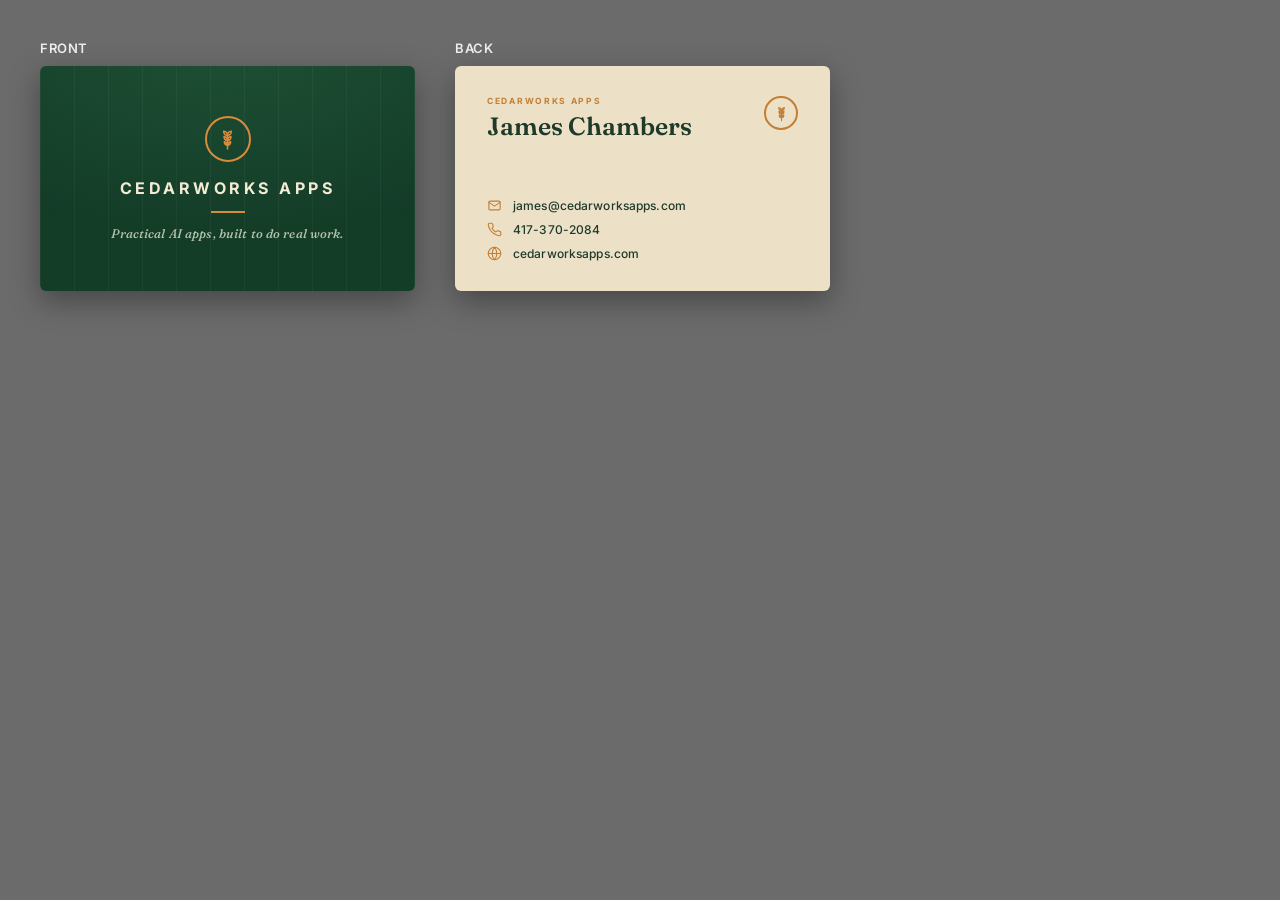
<file: brand/sources/card-two-sided.html>
<!DOCTYPE html>
<html lang="en">
<head>
<meta charset="UTF-8" />
<meta name="viewport" content="width=device-width, initial-scale=1.0" />
<title>Cedarworks Apps — Business Card</title>
<link rel="preconnect" href="https://fonts.googleapis.com" />
<link rel="preconnect" href="https://fonts.gstatic.com" crossorigin />
<link href="https://fonts.googleapis.com/css2?family=Fraunces:ital,opsz,wght@0,9..144,400;0,9..144,500;0,9..144,600;0,9..144,700;1,9..144,500&family=Inter:wght@400;500;600;700&display=swap" rel="stylesheet" />
<style>
  :root {
    --green-deep: #143d28;
    --green-hero-a: #1f5236;
    --green-hero-b: #123a26;
    --green-ink: #1f3a29;
    --cream: #f4ebd5;
    --sage: #b3c1ab;
    --orange: #d98b3c;
    --orange-deep: #c47e34;
    --tan: #ece1c7;
    --tan-line: #c9ba95;
    --serif: "Fraunces", Georgia, "Times New Roman", serif;
    --sans: "Inter", -apple-system, BlinkMacSystemFont, "Segoe UI", Roboto, Helvetica, Arial, sans-serif;
  }
  * { box-sizing: border-box; margin: 0; padding: 0; }
  body {
    background: #6b6b6b;
    font-family: var(--sans);
    padding: 40px;
    display: flex;
    flex-wrap: wrap;
    gap: 40px;
    align-items: flex-start;
  }

  /* Card = 3.5in x 2in trim + 0.125in bleed all around = 3.75 x 2.25in.
     Scale: 100px per inch → bleed 375x225, trim 350x200. */
  .bleed {
    width: 375px;
    height: 225px;
    position: relative;
    overflow: hidden;
    border-radius: 6px;
    box-shadow: 0 10px 30px rgba(0,0,0,0.35);
  }
  .safe {
    position: absolute;
    inset: 0;
    padding: 30px 32px;   /* ~0.18in inside trim, comfortable safe zone */
    display: flex;
    flex-direction: column;
  }

  /* ---------------- FRONT (brand) ---------------- */
  .front {
    color: var(--cream);
    background:
      radial-gradient(520px 300px at 50% -40px, var(--green-hero-a), transparent 70%),
      linear-gradient(180deg, var(--green-hero-b), var(--green-deep));
  }
  .front::before {
    content: "";
    position: absolute; inset: 0;
    background-image: repeating-linear-gradient(90deg, rgba(255,255,255,0.04) 0 1px, transparent 1px 34px);
  }
  .front .safe {
    align-items: center;
    justify-content: center;
    text-align: center;
    z-index: 1;
  }
  .mark {
    width: 46px; height: 46px;
    border-radius: 50%;
    border: 2px solid var(--orange);
    display: grid; place-items: center;
  }
  .mark svg { width: 23px; height: 23px; }
  .front .wordmark {
    font-family: var(--sans);
    font-weight: 700;
    letter-spacing: 0.22em;
    font-size: 16px;
    text-transform: uppercase;
    margin-top: 16px;
    color: var(--cream);
  }
  .front .rule {
    width: 34px; height: 2px;
    background: var(--orange);
    margin: 13px 0;
  }
  .front .tagline {
    font-family: var(--serif);
    font-style: italic;
    font-weight: 500;
    font-size: 12.5px;
    color: var(--sage);
    letter-spacing: 0.01em;
  }

  /* ---------------- BACK (contact) ---------------- */
  .back {
    background: var(--tan);
    color: var(--green-ink);
  }
  .back .safe { justify-content: space-between; }
  .back .top { display: flex; justify-content: space-between; align-items: flex-start; }
  .back .eyebrow {
    font-family: var(--sans);
    text-transform: uppercase;
    letter-spacing: 0.2em;
    font-weight: 700;
    font-size: 8.5px;
    color: var(--orange-deep);
    margin-bottom: 8px;
  }
  .back .name {
    font-family: var(--serif);
    font-weight: 600;
    font-size: 25px;
    line-height: 1;
    color: var(--green-ink);
  }
  .back .mark {
    width: 34px; height: 34px;
    border-color: var(--orange-deep);
  }
  .back .mark svg { width: 17px; height: 17px; }

  .contact { display: flex; flex-direction: column; gap: 9px; }
  .contact .row {
    display: flex; align-items: center; gap: 11px;
    font-size: 12px;
    font-weight: 500;
    color: var(--green-ink);
    letter-spacing: 0.01em;
  }
  .contact .ico {
    width: 15px; height: 15px; flex: none;
    color: var(--orange-deep);
    display: grid; place-items: center;
  }
  .contact .ico svg { width: 15px; height: 15px; }

  /* trim guide (screen only, not part of art) */
  .label { color: #eee; font-size: 13px; font-weight: 600; margin-bottom: 10px; letter-spacing: .04em; }
  .stack { display: flex; flex-direction: column; }
</style>
</head>
<body>
  <div class="stack">
    <div class="label">FRONT</div>
    <div class="bleed front" id="front">
      <div class="safe">
        <span class="mark" aria-hidden="true">
          <svg viewBox="0 0 24 24" fill="none" stroke="#d98b3c" stroke-width="1.6" stroke-linecap="round" stroke-linejoin="round">
            <path d="M12 22V8" />
            <path d="M12 8c0-2.5 1.6-4.2 4-4.5C16 6 14.4 7.8 12 8Z" />
            <path d="M12 8c0-2.5-1.6-4.2-4-4.5C8 6 9.6 7.8 12 8Z" />
            <path d="M12 13c0-2.2 1.5-3.7 3.6-4C15.6 11.3 14.1 12.8 12 13Z" />
            <path d="M12 13c0-2.2-1.5-3.7-3.6-4C8.4 11.3 9.9 12.8 12 13Z" />
            <path d="M12 18c0-2 1.4-3.4 3.3-3.7C15.3 16.4 13.9 17.8 12 18Z" />
            <path d="M12 18c0-2-1.4-3.4-3.3-3.7C8.7 16.4 10.1 17.8 12 18Z" />
          </svg>
        </span>
        <div class="wordmark">Cedarworks Apps</div>
        <div class="rule"></div>
        <div class="tagline">Practical AI apps, built to do real work.</div>
      </div>
    </div>
  </div>

  <div class="stack">
    <div class="label">BACK</div>
    <div class="bleed back" id="back">
      <div class="safe">
        <div class="top">
          <div>
            <div class="eyebrow">Cedarworks Apps</div>
            <div class="name">James Chambers</div>
          </div>
          <span class="mark" aria-hidden="true">
            <svg viewBox="0 0 24 24" fill="none" stroke="#c47e34" stroke-width="1.6" stroke-linecap="round" stroke-linejoin="round">
              <path d="M12 22V8" />
              <path d="M12 8c0-2.5 1.6-4.2 4-4.5C16 6 14.4 7.8 12 8Z" />
              <path d="M12 8c0-2.5-1.6-4.2-4-4.5C8 6 9.6 7.8 12 8Z" />
              <path d="M12 13c0-2.2 1.5-3.7 3.6-4C15.6 11.3 14.1 12.8 12 13Z" />
              <path d="M12 13c0-2.2-1.5-3.7-3.6-4C8.4 11.3 9.9 12.8 12 13Z" />
              <path d="M12 18c0-2 1.4-3.4 3.3-3.7C15.3 16.4 13.9 17.8 12 18Z" />
              <path d="M12 18c0-2-1.4-3.4-3.3-3.7C8.7 16.4 10.1 17.8 12 18Z" />
            </svg>
          </span>
        </div>

        <div class="contact">
          <div class="row">
            <span class="ico"><svg viewBox="0 0 24 24" fill="none" stroke="currentColor" stroke-width="1.8" stroke-linecap="round" stroke-linejoin="round"><rect x="3" y="5" width="18" height="14" rx="2"/><path d="m3 7 9 6 9-6"/></svg></span>
            james@cedarworksapps.com
          </div>
          <div class="row">
            <span class="ico"><svg viewBox="0 0 24 24" fill="none" stroke="currentColor" stroke-width="1.8" stroke-linecap="round" stroke-linejoin="round"><path d="M22 16.92v3a2 2 0 0 1-2.18 2 19.79 19.79 0 0 1-8.63-3.07 19.5 19.5 0 0 1-6-6 19.79 19.79 0 0 1-3.07-8.67A2 2 0 0 1 4.11 2h3a2 2 0 0 1 2 1.72c.13.9.36 1.78.68 2.62a2 2 0 0 1-.45 2.11L8.09 9.91a16 16 0 0 0 6 6l1.46-1.25a2 2 0 0 1 2.11-.45c.84.32 1.72.55 2.62.68A2 2 0 0 1 22 16.92Z"/></svg></span>
            417-370-2084
          </div>
          <div class="row">
            <span class="ico"><svg viewBox="0 0 24 24" fill="none" stroke="currentColor" stroke-width="1.8" stroke-linecap="round" stroke-linejoin="round"><circle cx="12" cy="12" r="10"/><path d="M2 12h20"/><path d="M12 2a15.3 15.3 0 0 1 0 20 15.3 15.3 0 0 1 0-20"/></svg></span>
            cedarworksapps.com
          </div>
        </div>
      </div>
    </div>
  </div>
</body>
</html>
</file>
<file: styles.css>
:root {
  --green-deep: #143d28;
  --green-hero-a: #1f5236;
  --green-hero-b: #123a26;
  --green-footer: #163a26;
  --green-btn: #14331f;
  --green-ink: #1f3a29;
  --green-bold: #2c5740;
  --cream: #f4ebd5;
  --sage: #b3c1ab;
  --orange: #d98b3c;
  --orange-deep: #c47e34;
  --tan: #ece1c7;
  --tan-line: #d3c5a3;
  --serif: "Fraunces", Georgia, "Times New Roman", serif;
  --sans: "Inter", -apple-system, BlinkMacSystemFont, "Segoe UI", Roboto, Helvetica, Arial, sans-serif;
  --container: 1180px;
}

* { box-sizing: border-box; }
html { scroll-behavior: smooth; }

body {
  margin: 0;
  font-family: var(--sans);
  color: var(--green-ink);
  background: var(--tan);
  line-height: 1.6;
  -webkit-font-smoothing: antialiased;
  text-rendering: optimizeLegibility;
}

a { color: inherit; text-decoration: none; }

.container {
  width: 100%;
  max-width: var(--container);
  margin: 0 auto;
  padding: 0 40px;
}

.eyebrow {
  font-family: var(--sans);
  text-transform: uppercase;
  letter-spacing: 0.22em;
  font-weight: 700;
  font-size: 0.78rem;
  color: var(--orange);
  margin: 0;
}

.eyebrow.dash::before {
  content: "";
  display: inline-block;
  width: 22px;
  height: 2px;
  background: var(--orange);
  vertical-align: middle;
  margin-right: 14px;
  margin-bottom: 4px;
}

/* ---------- Dark zone: header + hero ---------- */
.dark {
  position: relative;
  color: var(--cream);
  background:
    radial-gradient(1100px 620px at 50% -60px, var(--green-hero-a), transparent 70%),
    linear-gradient(180deg, var(--green-hero-b), var(--green-deep));
  overflow: hidden;
  border-bottom: 5px solid var(--orange-deep);
}
.dark::before {
  content: "";
  position: absolute;
  inset: 0;
  background-image: repeating-linear-gradient(
    90deg, rgba(255,255,255,0.035) 0 1px, transparent 1px 46px);
  pointer-events: none;
}

/* Header / nav */
.site-nav {
  position: relative;
  display: flex;
  align-items: center;
  justify-content: space-between;
  padding: 34px 0 0;
}

.logo {
  display: inline-flex;
  align-items: center;
  gap: 14px;
}
.logo .mark {
  width: 46px;
  height: 46px;
  flex: none;
  border-radius: 50%;
  border: 2px solid var(--orange);
  display: grid;
  place-items: center;
}
.logo .mark svg { width: 22px; height: 22px; }
.logo .word {
  font-family: var(--sans);
  font-weight: 700;
  letter-spacing: 0.13em;
  font-size: 0.82rem;
  line-height: 1.15;
  text-transform: uppercase;
  color: var(--cream);
}

.nav-links {
  display: flex;
  gap: 42px;
}
.nav-links a {
  font-weight: 600;
  letter-spacing: 0.16em;
  font-size: 0.8rem;
  text-transform: uppercase;
  color: var(--cream);
  padding-bottom: 4px;
  border-bottom: 2px solid transparent;
  transition: border-color 0.18s ease, color 0.18s ease;
}
.nav-links a:hover,
.nav-links a.active { border-color: var(--orange); color: #fff; }

/* Hero */
.hero {
  position: relative;
  text-align: center;
  padding: 92px 0 72px;
}
.hero .eyebrow { margin-bottom: 30px; }

.hero h1 {
  font-family: var(--serif);
  font-weight: 600;
  color: var(--cream);
  font-size: clamp(2.6rem, 7vw, 5.4rem);
  line-height: 1.04;
  letter-spacing: -0.01em;
  margin: 0 auto;
  max-width: 20ch;
}
.hero h1 .accent { color: var(--orange); }

.hero-sub {
  max-width: 620px;
  margin: 30px auto 0;
  font-size: clamp(1.05rem, 2vw, 1.32rem);
  color: var(--sage);
  line-height: 1.55;
}

.hero-meta {
  display: flex;
  align-items: center;
  justify-content: center;
  gap: 26px;
  margin-top: 56px;
  flex-wrap: wrap;
  text-transform: uppercase;
  letter-spacing: 0.16em;
  font-size: 0.72rem;
  font-weight: 600;
  color: rgba(244, 235, 213, 0.55);
}
.hero-meta .rule {
  width: 70px;
  height: 1px;
  background: rgba(244, 235, 213, 0.35);
}
.hero-meta a { color: rgba(244, 235, 213, 0.7); }
.hero-meta a:hover { color: var(--cream); }

/* ---------- Workshop / generic light section ---------- */
.workshop { padding: 96px 0 40px; }
.section { padding: 84px 0; }
.section + .section { padding-top: 0; }

.section-head {
  display: flex;
  align-items: baseline;
  justify-content: space-between;
  padding-bottom: 30px;
  border-bottom: 1px solid var(--tan-line);
  margin-bottom: 4px;
}
.section-head h2 {
  font-family: var(--serif);
  font-weight: 600;
  font-size: clamp(1.6rem, 3vw, 2.1rem);
  color: var(--green-ink);
  margin: 0;
}
.section-head .count {
  text-transform: uppercase;
  letter-spacing: 0.2em;
  font-size: 0.72rem;
  font-weight: 600;
  color: rgba(31, 58, 41, 0.55);
}

.lead {
  max-width: 760px;
  margin: 34px 0 0;
  font-size: clamp(1.12rem, 2vw, 1.3rem);
  color: rgba(31, 58, 41, 0.88);
  line-height: 1.6;
}

.app {
  display: grid;
  grid-template-columns: 1fr 1.25fr;
  gap: 48px;
  padding: 72px 0;
  border-bottom: 1px solid var(--tan-line);
}
.app:last-of-type { border-bottom: none; }

.app-id .eyebrow { margin-bottom: 22px; }
.app-id h3 {
  font-family: var(--serif);
  font-weight: 600;
  font-size: clamp(2.4rem, 5vw, 3.6rem);
  line-height: 1;
  color: var(--green-ink);
  margin: 0 0 14px;
}
.app-id .who {
  font-size: 1.05rem;
  color: rgba(31, 58, 41, 0.7);
  margin: 0;
}

.app-copy p {
  margin: 0 0 22px;
  font-size: 1.15rem;
  color: rgba(31, 58, 41, 0.88);
  line-height: 1.6;
}
.app-copy p strong { color: var(--green-bold); font-weight: 700; }

.quote {
  border-left: 3px solid var(--orange);
  padding: 4px 0 4px 22px;
  margin: 0 0 26px;
  font-family: var(--serif);
  font-style: italic;
  font-size: 1.32rem;
  color: var(--green-ink);
}

/* ---------- Capabilities grid ---------- */
.cap-grid {
  display: grid;
  grid-template-columns: 1fr 1fr;
  gap: 34px 48px;
  margin-top: 44px;
}
.cap { padding-top: 24px; border-top: 2px solid var(--orange); }
.cap h3 {
  font-family: var(--serif);
  font-weight: 600;
  font-size: 1.4rem;
  margin: 0 0 10px;
  color: var(--green-ink);
}
.cap p {
  margin: 0;
  color: rgba(31, 58, 41, 0.82);
  font-size: 1.04rem;
}

/* ---------- Process steps ---------- */
.steps {
  display: grid;
  grid-template-columns: repeat(4, 1fr);
  gap: 32px;
  margin-top: 44px;
}
.step .num {
  width: 46px;
  height: 46px;
  border-radius: 50%;
  background: var(--green-btn);
  color: var(--cream);
  display: grid;
  place-items: center;
  font-family: var(--serif);
  font-weight: 600;
  font-size: 1.15rem;
  margin-bottom: 18px;
}
.step h4 {
  font-family: var(--serif);
  font-weight: 600;
  font-size: 1.25rem;
  margin: 0 0 10px;
  color: var(--green-ink);
}
.step p {
  margin: 0;
  color: rgba(31, 58, 41, 0.8);
  font-size: 1rem;
}

/* ---------- Buttons ---------- */
.btn {
  display: inline-flex;
  align-items: center;
  gap: 12px;
  background: var(--green-btn);
  color: var(--cream);
  font-family: var(--sans);
  font-weight: 600;
  font-size: 1.02rem;
  padding: 17px 30px;
  border-radius: 4px;
  border: none;
  cursor: pointer;
  transition: background 0.18s ease, transform 0.18s ease;
}
.btn:hover { background: #0f2917; transform: translateY(-1px); }
.btn .arrow { transition: transform 0.18s ease; }
.btn:hover .arrow { transform: translateX(4px); }
.btn:focus-visible { outline: 3px solid var(--orange); outline-offset: 3px; }

.btn-light { background: var(--cream); color: var(--green-ink); }
.btn-light:hover { background: #fff; }

/* ---------- Home CTA card ---------- */
.home-cta { padding: 28px 0 104px; }
.cta-card {
  position: relative;
  overflow: hidden;
  border-radius: 18px;
  padding: 68px 40px;
  text-align: center;
  color: var(--cream);
  background:
    radial-gradient(900px 480px at 50% -80px, var(--green-hero-a), transparent 70%),
    linear-gradient(180deg, var(--green-hero-b), var(--green-deep));
}
.cta-card .eyebrow { margin-bottom: 18px; }
.cta-card h2 {
  font-family: var(--serif);
  font-weight: 600;
  font-size: clamp(1.9rem, 4vw, 2.8rem);
  line-height: 1.1;
  margin: 0 auto;
  max-width: 18ch;
  color: var(--cream);
}
.cta-card p {
  max-width: 560px;
  margin: 18px auto 30px;
  color: var(--sage);
  font-size: 1.12rem;
}

/* ---------- Request form ---------- */
.form-card {
  background: #fff;
  border: 1px solid var(--tan-line);
  border-radius: 16px;
  padding: 44px;
  max-width: 720px;
  margin: 40px auto 0;
  box-shadow: 0 14px 34px rgba(31, 58, 41, 0.07);
}
.form-row {
  display: grid;
  grid-template-columns: 1fr 1fr;
  gap: 20px;
}
.field { margin-bottom: 20px; }
.field label {
  display: block;
  font-weight: 600;
  font-size: 0.92rem;
  margin-bottom: 8px;
  color: var(--green-ink);
}
.field .req { color: var(--orange); }
.field input,
.field textarea {
  width: 100%;
  font: inherit;
  color: var(--green-ink);
  background: #fff;
  border: 1px solid var(--tan-line);
  border-radius: 6px;
  padding: 13px 15px;
  transition: border-color 0.15s ease, box-shadow 0.15s ease;
}
.field input:focus,
.field textarea:focus {
  outline: none;
  border-color: var(--green-bold);
  box-shadow: 0 0 0 3px rgba(44, 87, 64, 0.15);
}
.field textarea { min-height: 148px; resize: vertical; }
.form-actions { margin-top: 8px; }
.form-note {
  margin: 16px 0 0;
  font-size: 0.85rem;
  color: rgba(31, 58, 41, 0.6);
}
.hp {
  position: absolute !important;
  left: -9999px;
  width: 1px;
  height: 1px;
  overflow: hidden;
}

/* ---------- Thank-you page ---------- */
.thanks {
  min-height: 100vh;
  display: flex;
  flex-direction: column;
  align-items: center;
  justify-content: center;
  text-align: center;
  padding: 60px 24px;
}
.thanks .mark {
  width: 64px;
  height: 64px;
  border-radius: 50%;
  border: 2px solid var(--orange);
  display: grid;
  place-items: center;
  margin-bottom: 28px;
}
.thanks .mark svg { width: 30px; height: 30px; }
.thanks h1 {
  font-family: var(--serif);
  font-weight: 600;
  color: var(--cream);
  font-size: clamp(2.2rem, 5vw, 3.4rem);
  margin: 0 0 18px;
}
.thanks p {
  color: var(--sage);
  font-size: 1.18rem;
  max-width: 520px;
  margin: 0 auto 34px;
}

/* ---------- Footer ---------- */
footer {
  background: var(--green-footer);
  color: var(--cream);
  border-top: 5px solid var(--orange-deep);
  padding: 46px 0;
}
.footer-row {
  display: flex;
  align-items: center;
  justify-content: space-between;
  gap: 24px;
  flex-wrap: wrap;
}
.footer-row .logo .word { color: var(--cream); }
.footer-row .mark { width: 40px; height: 40px; }
.footer-row .mark svg { width: 19px; height: 19px; }
.copyright {
  font-size: 0.92rem;
  color: rgba(244, 235, 213, 0.65);
}

/* ---------- Responsive ---------- */
@media (max-width: 820px) {
  .container { padding: 0 24px; }
  .nav-links { gap: 22px; }
  .app {
    grid-template-columns: 1fr;
    gap: 24px;
    padding: 56px 0;
  }
  .app-copy p { font-size: 1.06rem; }
  .cap-grid { grid-template-columns: 1fr; }
  .steps { grid-template-columns: repeat(2, 1fr); }
  .form-row { grid-template-columns: 1fr; }
}
@media (max-width: 560px) {
  .nav-links { display: none; }
  .hero { padding: 64px 0 56px; }
  .workshop { padding: 64px 0 24px; }
  .section { padding: 60px 0; }
  .steps { grid-template-columns: 1fr; }
  .form-card { padding: 28px; }
  .cta-card { padding: 48px 24px; }
  .section-head { flex-direction: column; gap: 8px; align-items: flex-start; }
  .footer-row { flex-direction: column; align-items: flex-start; }
}
</file>
